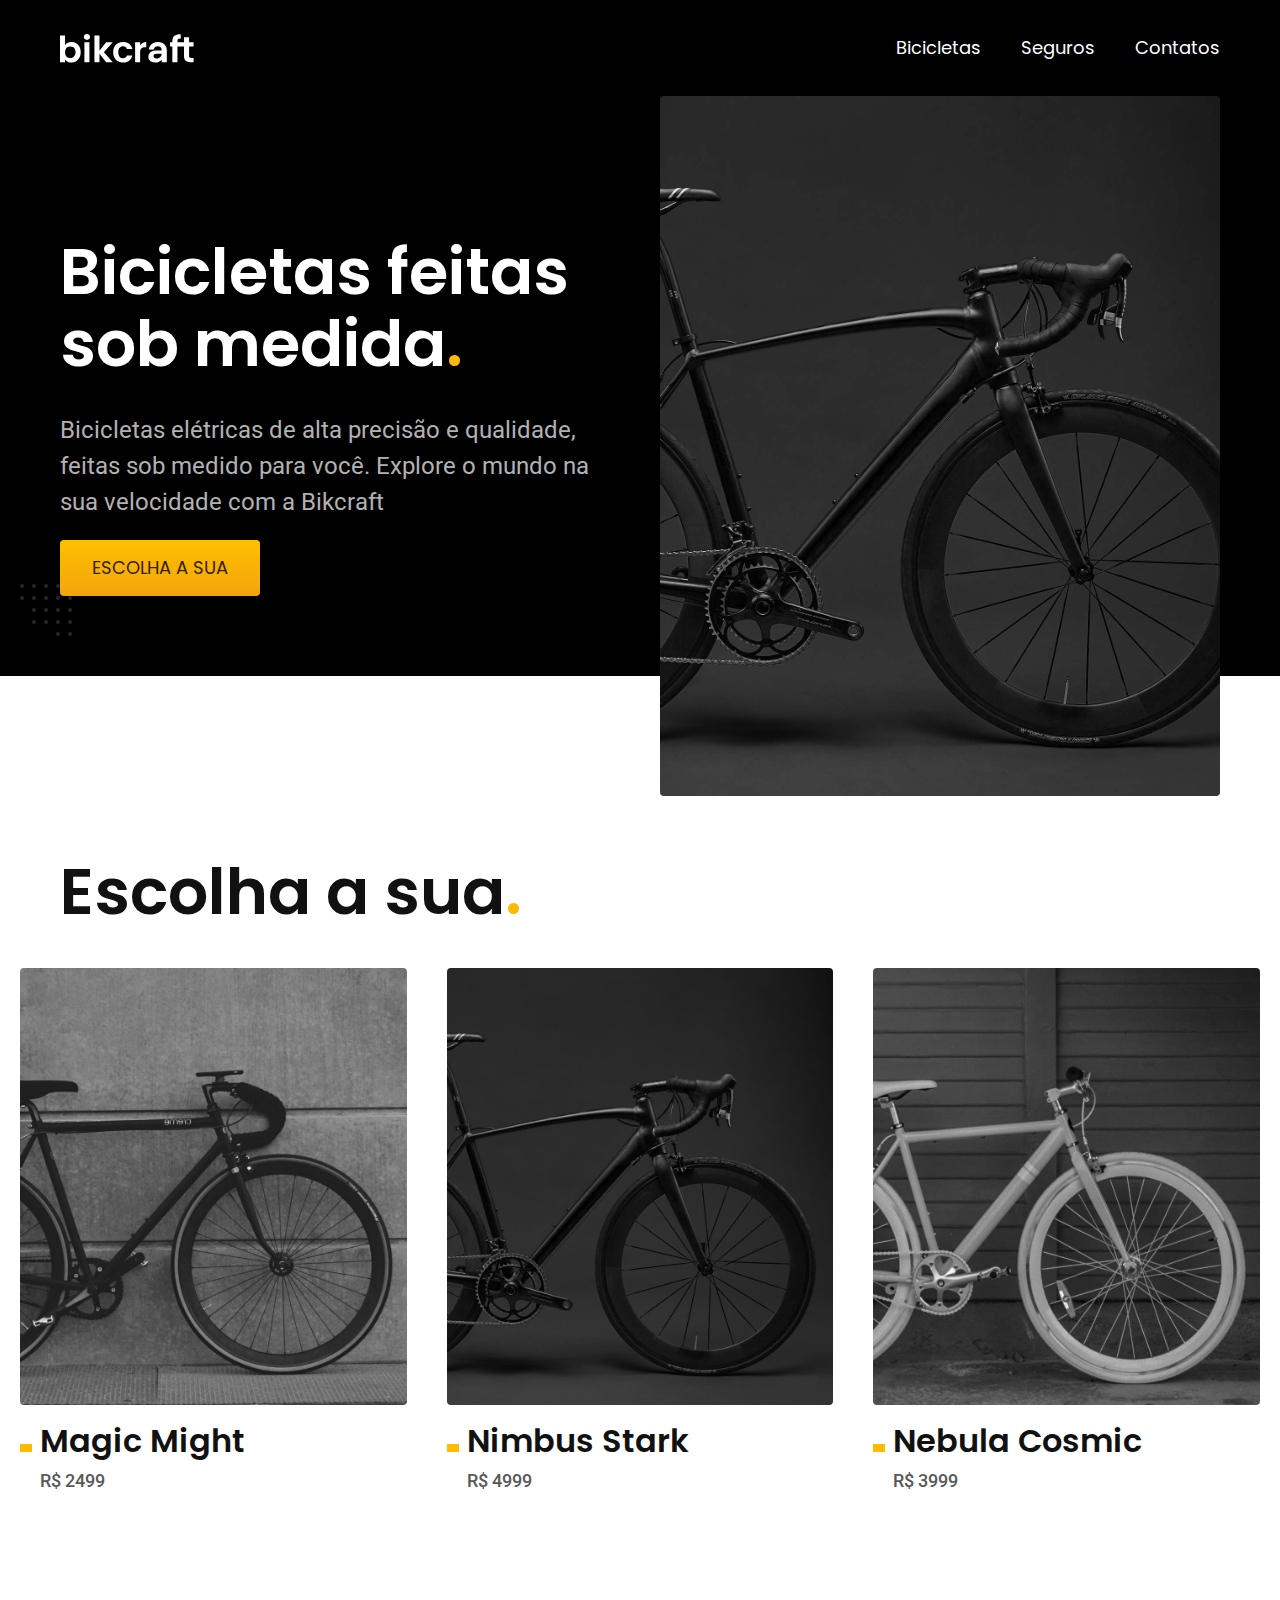
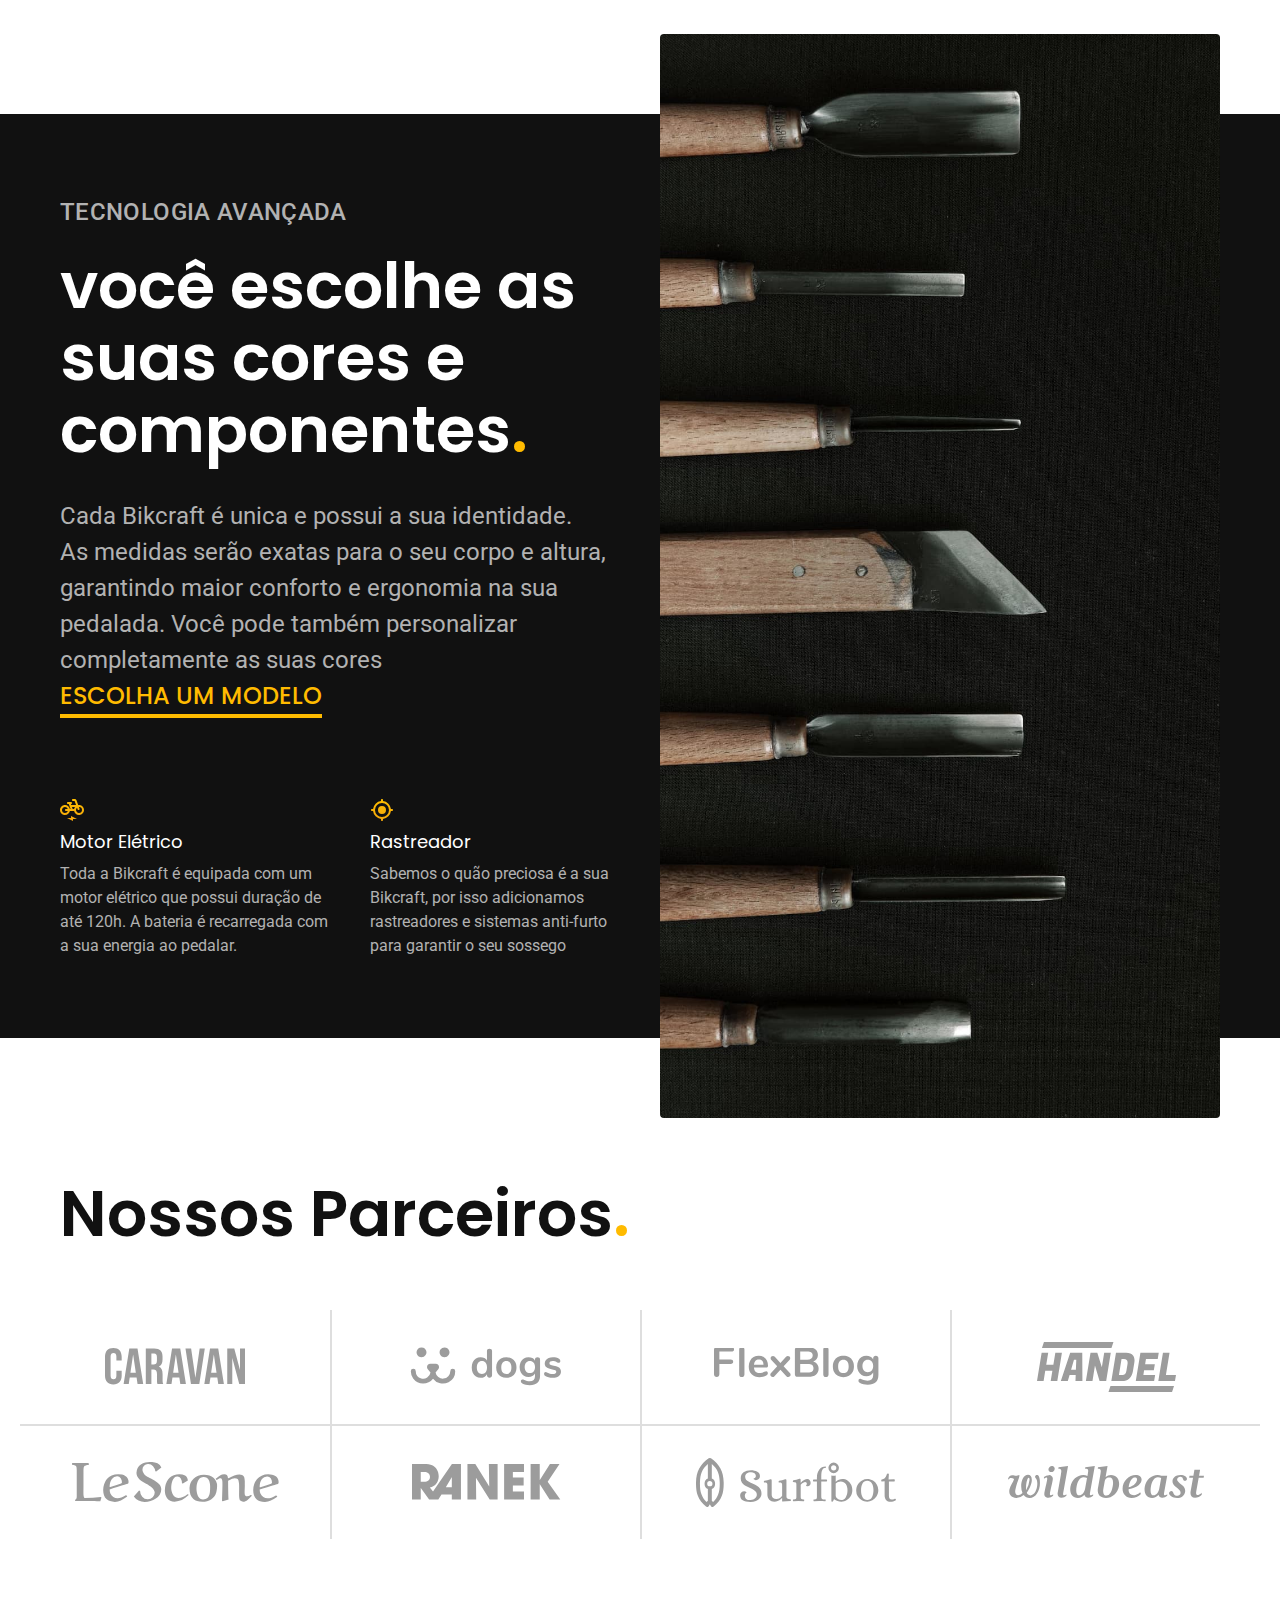
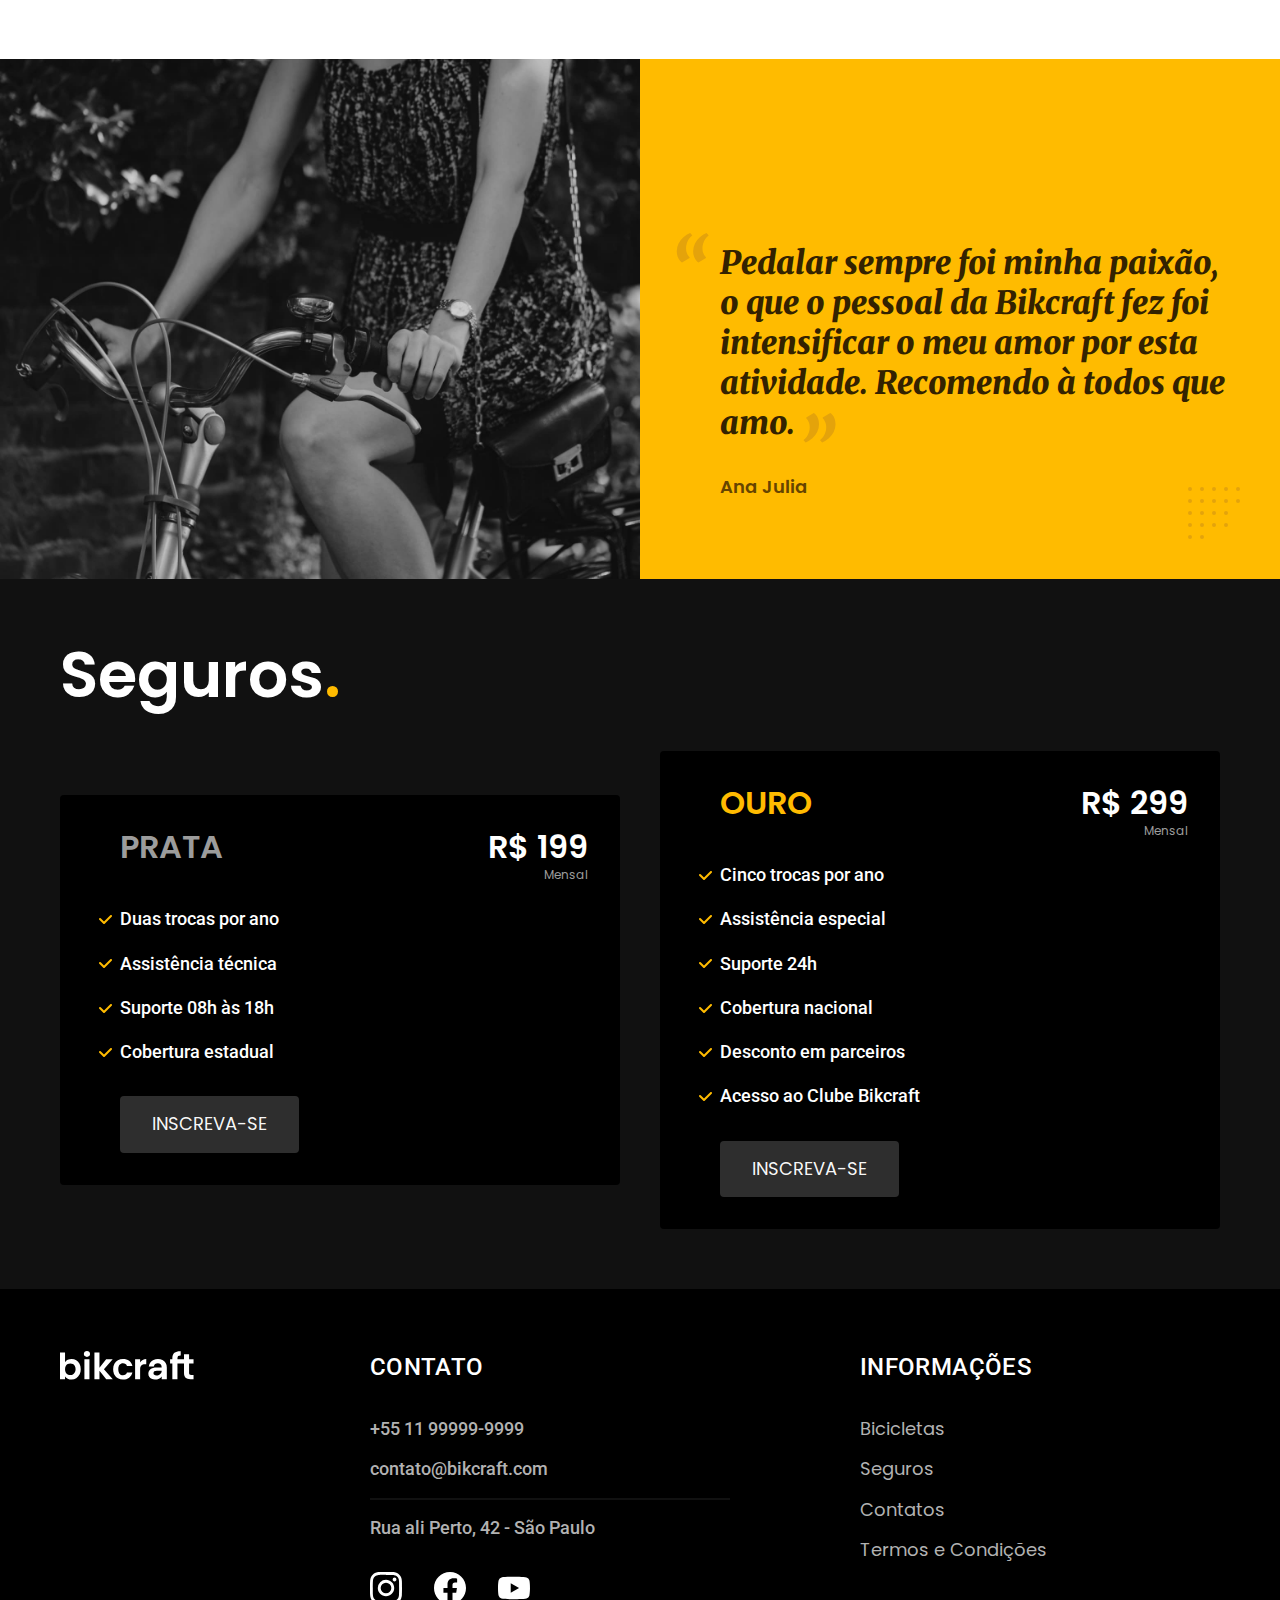
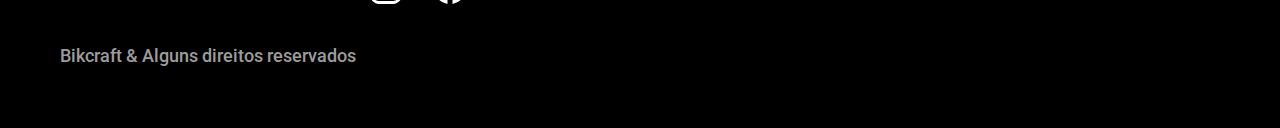
<file: index.html>
<!DOCTYPE html>
<html lang="pt-BR">

<head>
    <meta charset="UTF-8">
    <meta http-equiv="X-UA-Compatible" content="IE=edge">
    <meta name="viewport" content="width=device-width, initial-scale=1.0">

    <title>Bikcraft - Bicicletas Elétricas</title>
    <meta name="description"
        content="Bicicletas elétricas de alta precisão e qualidade, feitas sob medida para o cliente. Explore o mundo na sua velocidade com Bikcraft.">

    <link rel="icon" href="/favicon.svg" type="image-svg+xml">           
    <link rel="preload" href="/Css/estilo.min.css" as="style">       
    <link rel="stylesheet" href="Css/estilo.css">

    <link rel="preconnect" href="https://fonts.googleapis.com">
    <link rel="preconnect" href="https://fonts.gstatic.com" crossorigin>
    <link href="https://fonts.googleapis.com/css2?family=Merriweather:ital,wght@1,900&family=Poppins:wght@400;600&family=Roboto:wght@400;500&display=swap" rel="stylesheet">


    <script>document.documentElement.classList.add('JS')</script>

</head>

<body>
    <header class="header-bg">
        <div class="header container">
            <a href="./">
                <img src="img/bikcraft.svg" width="136" height="32" alt="Bikcraft">
            </a>

            <nav aria-label="primaria">
                <ul class="header-menu font-1-m cor-0">
                    <li><a href="bicicletas.html">Bicicletas</a></li>
                    <li><a href="seguros.html">Seguros</a></li>
                    <li><a href="contatos.html">Contatos</a></li>
                </ul>
            </nav>
        </div>
    </header>

    <main class="introducao-bg">
        <div class="introducao container">
            <div class="introducao-conteudo">
                <h1 class="font-1-xxl cor-0 fadeInDown"  data-anime="200">Bicicletas feitas sob medida<span class="cor-p1">.</span></h1>
                <p class="font-2-l cor-5" data-anime="400">Bicicletas elétricas de alta precisão e qualidade, feitas sob medido para
                    você. Explore o mundo na sua velocidade com a Bikcraft</p>
                <a class="botao fadeInUp" href="/bicicletas.html" data-anime="600">Escolha a sua</a>

            </div>
            <picture data-anime="800" class="fadeInRight">
                <source media="(max-width: 800px)"srcset="img/bicicletas/nimbus.jpg">
                <img src="img/fotos/introducao.jpg" width="1280" height="1600" alt="Bicileta elétrica preta">
            </picture>
            
        </div>
    </main>

    <article class="bicicletas-lista">
        <h2 class="font-1-xxl container">Escolha a sua<span class="cor-p1">.</span></h2>

        <ul>
            <li>
                <a href="./bicicletas/magic.html">
                    <img src="/img/bicicletas/magic-home.jpg" width="920" height="1040" alt="Bicicleta preta">
                    <h3 class="font-1-xl">Magic Might</h3>
                    <span class="font-2-m cor-8">R$ 2499</span>
                </a>
            </li>
            <li>
                <a href="./bicicletas/nimbus.html">
                    <img src="/img/bicicletas/nimbus-home.jpg" width="920" height="1040" alt="Bicicleta nimbus">
                    <h3 class="font-1-xl">Nimbus Stark</h3>
                    <span class="font-2-m cor-8">R$ 4999</span>
                </a>
            </li>
            <li>
                <a href="./bicicletas/nebula.html">
                    <img src="/img/bicicletas/nebula-home.jpg" width="920" height="1040" alt="Bicicleta branca">
                    <h3 class="font-1-xl">Nebula Cosmic</h3>
                    <span class="font-2-m cor-8">R$ 3999</span>
                </a>
            </li>
        </ul>
    </article>

    <article class="tecnologia-bg">
        <div class="tecnologia container">
            <div class="tecnologia-conteudo">
                <span class="font-2-l-b cor-5">tecnologia avançada</span>
                <h2 class="font-1-xxl cor-0">você escolhe as suas cores e componentes<span class="cor-p1">.</span></h2>
                <p class="font-2-l cor-5">Cada Bikcraft é unica e possui a sua identidade.<br> As medidas serão exatas
                    para o seu corpo e altura, garantindo maior conforto e ergonomia na sua pedalada. Você pode também
                    personalizar completamente as suas cores</p>
                <a class="link" href="./">Escolha um modelo</a>
                <div class="tecnologia-vantagens">
                    <div>
                        <img src="/img/icones/eletrica.svg" width="24" height="24" alt="">
                        <h3 class="font-1-m cor-0">Motor Elétrico</h3>
                        <p class="font-2-s cor-5">Toda a Bikcraft é equipada com um motor elétrico que possui duração de
                            até 120h. A bateria é recarregada com a sua energia ao pedalar.</p>
                    </div>

                    <div>
                        <img src="/img/icones/rastreador.svg" width="24" height="24" alt="">
                        <h3 class="font-1-m cor-0">Rastreador</h3>
                        <p class="font-2-s cor-5">Sabemos o quão preciosa é a sua Bikcraft, por isso adicionamos
                            rastreadores e sistemas anti-furto para garantir o seu sossego</p>
                    </div>
                </div>
            </div>

            <div class="tecnoligia-imagem">
                <img class="img" src="/img/fotos/tecnologia.jpg" width="1200" height="1920" alt="">
            </div>

        </div>

    </article>

    <section class="parceiros" aria-label="nossos parceiros">
        <h2 class="font-1-xxl container">Nossos Parceiros<span class="cor-p1">.</span></h2>
        
        <ul>
            <li><img src="/img/parceiros/caravan.svg" width="140" height="38" alt="caravan"></li>
            <li><img src="/img/parceiros/dogs.svg" width="152" height="39" alt="dogs"></li>
            <li><img src="/img/parceiros/flexblog.svg" width="165" height="38" alt="flexblog"></li>
            <li><img src="/img/parceiros/handel.svg" width="139" height="50" alt="handel"></li>
            <li><img src="/img/parceiros/lescone.svg" width="208" height="41" alt="lescone"></li>
            <li><img src="/img/parceiros/ranek.svg" width="149" height="36" alt="ranek"></li>
            <li><img src="/img/parceiros/surfbot.svg" width="200" height="49" alt="surfbot"></li>
            <li><img src="/img/parceiros/wildbeast.svg" width="196" height="34" alt="wildbeast"></li>
        </ul>
    </section>

    <section class="depoimento" aria-label="depoimento">
        <div>
            <img src="/img/fotos/depoimento.jpg" width="1560" height="1360" alt="pessoa pedalando">
        </div>

        <div class="depoimento-conteudo">
            <blockquote class="font-1-xl cor-p5">
                <p>Pedalar sempre foi minha paixão, o que o pessoal da Bikcraft fez foi intensificar o meu amor por esta atividade.
                Recomendo à todos que amo.
                </p>
            </blockquote>
            <span class="font-1-m-b cor-p4">Ana Julia</span>
        </div>

    </section>

    <article class="seguros-bg">
        <div class="seguros container">
            <h2 class="font-1-xxl cor-0">Seguros<span class="cor-p1">.</span></h2>
        

        <div class="seguros-item">
            <h3 class="font-1-xl cor-6">PRATA</h3>
            <span class="font-1-xl cor-0">R$ 199 <span class="font-1-xs cor-6">Mensal</span></span>
            <ul class="font-2-m cor-0">
                <li>Duas trocas por ano</li>
                <li>Assistência técnica</li>
                <li>Suporte 08h às 18h</li>
                <li>Cobertura estadual</li>
            </ul>
            <a href="/orcamento.html" class="botao secundario">Inscreva-se</a>
        </div>

        <div class="seguros-item">
            <h3 class="font-1-xl cor-p1">OURO</h3>
            <span class="font-1-xl cor-0">R$ 299 <span class="font-1-xs cor-6">Mensal</span></span>
            <ul class="font-2-m cor-0">
                <li>Cinco trocas por ano</li>
                <li>Assistência especial</li>
                <li>Suporte 24h</li>
                <li>Cobertura nacional</li>
                <li>Desconto em parceiros</li>
                <li>Acesso ao Clube Bikcraft</li>
            </ul>
            <a href="/orcamento.html" class="botao secundario">Inscreva-se</a>
        </div>
    </div>
    </article>

    <footer class="footer-bg">
        <div class="footer container">
            <img src="/img/bikcraft.svg" width="136" height="32" alt="Bikcraft">
        
        
        <div class="footer-contato">
            <h3 class="font-2-l-b cor-0">Contato</h3>
            <ul class="font-2-m cor-5 ">
                <li><a href="tel:+5511999999999">+55 11 99999-9999</a></li>
                <li><a href="mailto:contato@bikcraft.com">contato@bikcraft.com</a></li>
                <li>Rua ali Perto, 42 - São Paulo</li>
            </ul>
                <div class="footer-redes">
                    <a href="./">
                        <img src="/img/redes/instagram.svg" width="32" height="32" alt="instagram">
                    </a>

                    <a href="./">
                        <img src="/img/redes/facebook.svg" width="32" height="32" alt="facebook">
                    </a>

                    <a href="/">
                        <img src="/img/redes/youtube.svg" width="32" height="32" alt="youtube">
                    </a>
                 </div>
            </div>
            <div class="footer-informacoes">
                <h3 class="font-2-l-b cor-0">Informações</h3>
                <nav>
                    <ul class="font-1-m cor-5">
                        <li><a href="biciletas.html">Bicicletas</a></li>
                        <li><a href="seguros.html">Seguros</a></li>
                        <li><a href="contatos.html">Contatos</a></li>
                        <li><a href="termos.html">Termos e Condições</a></li>
                    </ul>
                </nav>
            </div>
            <p class="footer-copy font-2-m cor-6">Bikcraft & Alguns direitos reservados</p>
        </div>

    </footer>

    <script src="/JS/plugins/simple-anime.js"></script>
    <script src="./JS/script.js"></script>
</body>

</html>
</file>
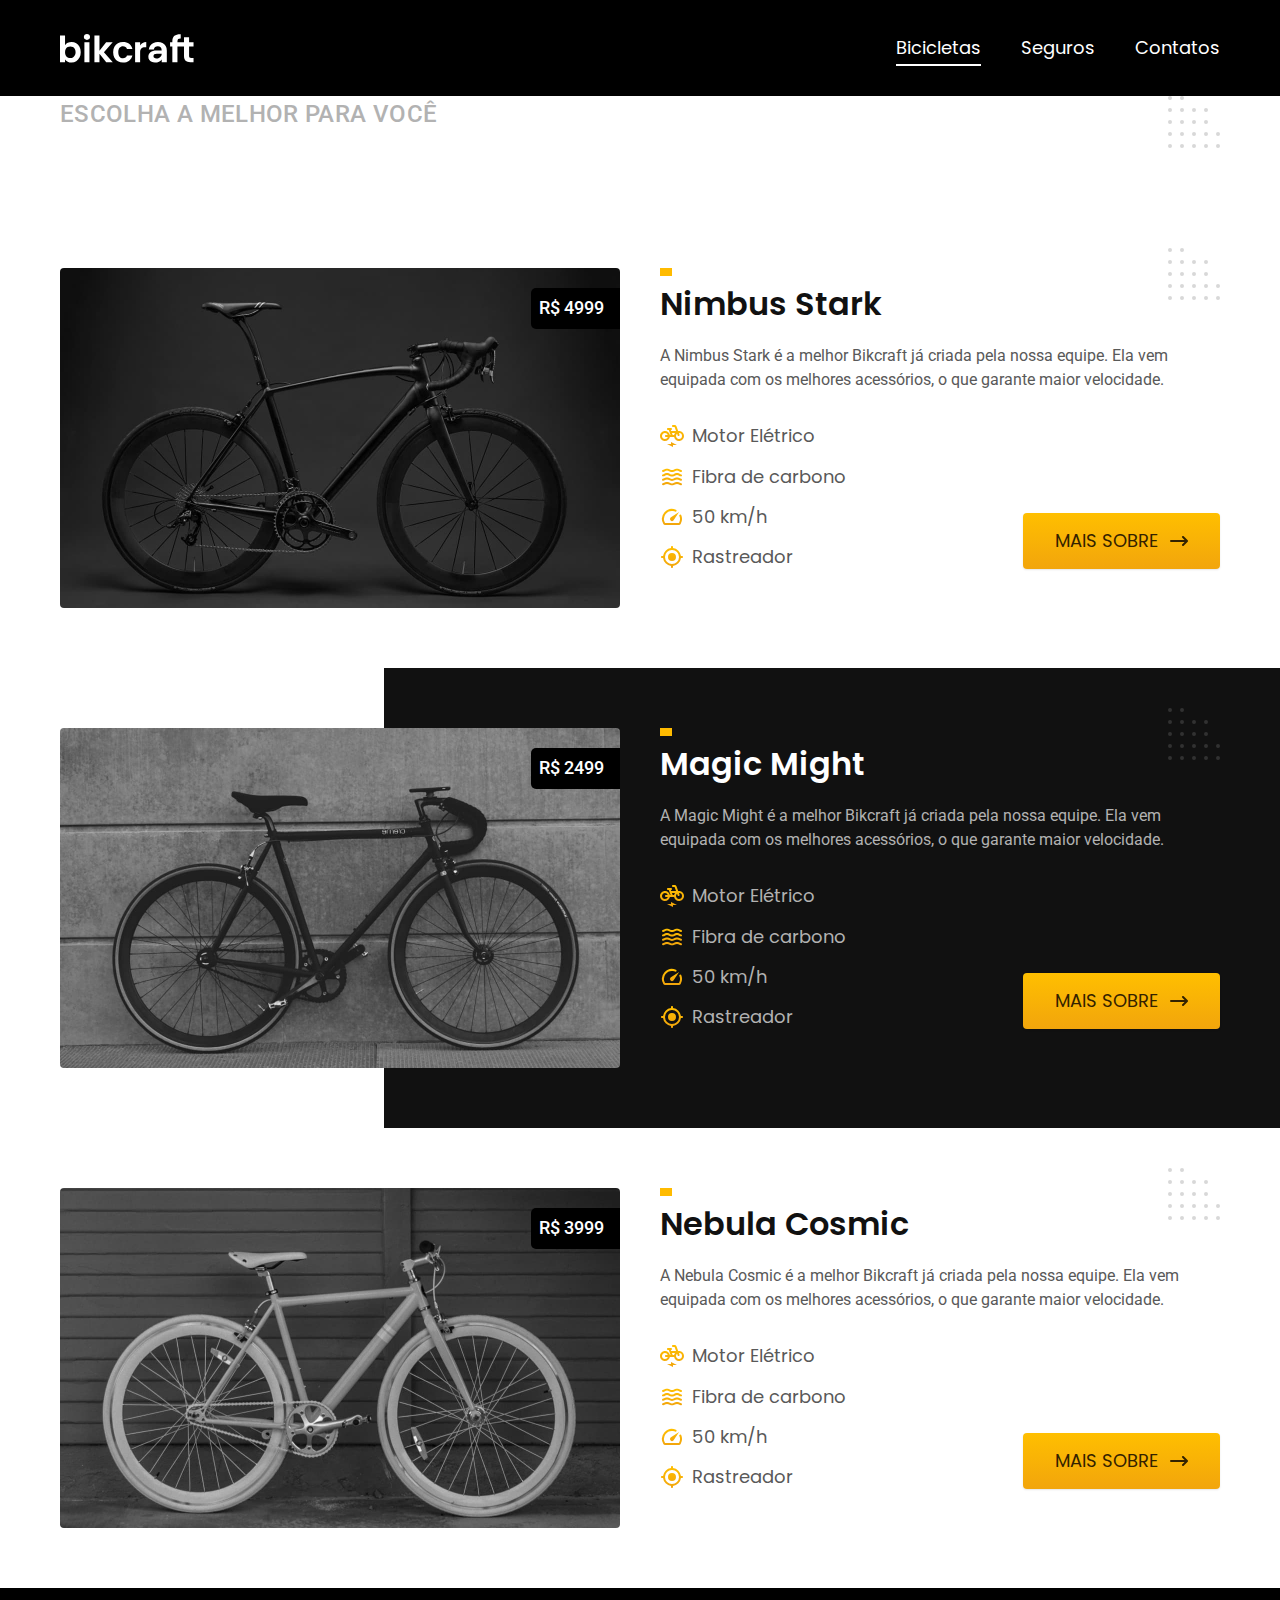
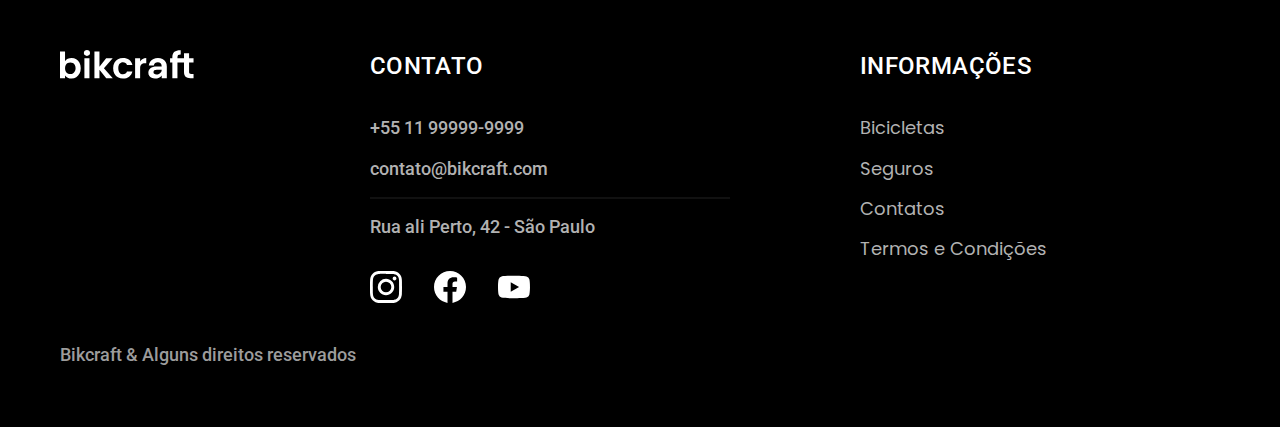
<file: bicicletas.html>
<!DOCTYPE html>
<html lang="pt-BR">

<head>
    <meta charset="UTF-8">
    <meta http-equiv="X-UA-Compatible" content="IE=edge">
    <meta name="viewport" content="width=device-width, initial-scale=1.0">

    <title>Bicicletas | Bikcraft</title>
    <meta name="description"
        content="Bicicletas">
    <link rel="icon" href="/favicon.svg" type="image-svg+xml">
    <link rel="preload" href="/Css/estilo.min.css" as="style">       
    <link rel="stylesheet" href="Css/estilo.min.css">

    <link rel="preconnect" href="https://fonts.googleapis.com">
    <link rel="preconnect" href="https://fonts.gstatic.com" crossorigin>
    <link href="https://fonts.googleapis.com/css2?family=Merriweather:ital,wght@1,900&family=Poppins:wght@400;600&family=Roboto:wght@400;500&display=swap" rel="stylesheet">

    <script>document.documentElement.classList.add('JS')</script>

</head>

<body id="biciletas">
    <header class="header-bg">
        <div class="header container">
            <a href="./">
                <img src="img/bikcraft.svg" width="136" height="32" alt="Bikcraft">
            </a>

            <nav aria-label="primaria">
                <ul class="header-menu font-1-m cor-0">
                    <li><a href="bicicletas.html">Bicicletas</a></li>
                    <li><a href="seguros.html">Seguros</a></li>
                    <li><a href="contatos.html">Contatos</a></li>
                </ul>
            </nav>
        </div>
    </header>
    
    <main>
        <div class="titulo container">
            <p class="font-2-l-b cor-5">Escolha a melhor para você</p>
            <h1 class="font-1-xxl cor-0">Nossas Bicicletas</h1>
        </div>

        
            <div class="bicicletas container">
                <div class="bicicletas-img">
                    <img src="/img/bicicletas/nimbus.jpg" width="1120" height="680" alt="nimbus">
                    <span class="font-2-m cor-0">R$ 4999</span>
                </div>
                <div class="bicicletas-conteudo">
                    <h2 class="font-1-xl">Nimbus Stark</h2>
                    <p class="font-2-s cor-8">A Nimbus Stark é a melhor Bikcraft já criada pela nossa equipe. Ela vem equipada com os melhores acessórios, o que garante maior velocidade.</p>
                    <ul class="font-1-m cor-8">
                        <li>
                            <img src="/img/icones/eletrica.svg" width="24" height="24" alt="">
                            Motor Elétrico
                        </li>
                        <li>
                            <img src="/img/icones/carbono.svg" width="24" height="24" alt="">
                            Fibra de carbono
                        </li>
                        <li>
                            <img src="/img/icones/velocidade.svg" width="24" height="24" alt="">
                            50 km/h
                        </li>
                        <li>
                            <img src="/img/icones/rastreador.svg" width="24" height="24" alt="">
                            Rastreador
                        </li>
                    </ul>
                    <a class="botao seta"  href="/bicicletas/nimbus.html">Mais sobre</a>
                </div>
            </div>
        

        <div class="bicicletas-bg">
            <div class="bicicletas container">
                <div class="bicicletas-img">
                    <img src="/img/bicicletas/magic.jpg" width="1120" height="680" alt="magic">
                    <span class="font-2-m cor-0">R$ 2499</span>
                </div>
                <div class="bicicletas-conteudo">
                    <h2 class="font-1-xl cor-0">Magic Might</h2>
                    <p class="font-2-s cor-5">A Magic Might é a melhor Bikcraft já criada pela nossa equipe. Ela vem equipada com os melhores acessórios, o que garante maior velocidade.</p>
                    <ul class="font-1-m cor-5">
                        <li>
                            <img src="/img/icones/eletrica.svg" width="24" height="24" alt="">
                            Motor Elétrico
                        </li>
                        <li>
                            <img src="/img/icones/carbono.svg" width="24" height="24" alt="">
                            Fibra de carbono
                        </li>
                        <li>
                            <img src="/img/icones/velocidade.svg" width="24" height="24" alt="">
                            50 km/h
                        </li>
                        <li>
                            <img src="/img/icones/rastreador.svg" width="24" height="24" alt="">
                            Rastreador
                        </li>
                    </ul>
                    <a class="botao seta"  href="/bicicletas/magic.html">Mais sobre</a>
                </div>
            </div>
        </div>

        
            <div class="bicicletas container">
                <div class="bicicletas-img">
                    <img src="/img/bicicletas/nebula.jpg" width="1120" height="680" alt="nebula">
                    <span class="font-2-m cor-0">R$ 3999</span>
                </div>
                <div class="bicicletas-conteudo">
                    <h2 class="font-1-xl">Nebula Cosmic</h2>
                    <p class="font-2-s cor-8">A Nebula Cosmic é a melhor Bikcraft já criada pela nossa equipe. Ela vem equipada com os melhores acessórios, o que garante maior velocidade.</p>
                    <ul class="font-1-m cor-8">
                        <li>
                            <img src="/img/icones/eletrica.svg" width="24" height="24" alt="">
                            Motor Elétrico
                        </li>
                        <li>
                            <img src="/img/icones/carbono.svg" width="24" height="24" alt="">
                            Fibra de carbono
                        </li>
                        <li>
                            <img src="/img/icones/velocidade.svg" width="24" height="24" alt="">
                            50 km/h
                        </li>
                        <li>
                            <img src="/img/icones/rastreador.svg" width="24" height="24" alt="">
                            Rastreador
                        </li>
                    </ul>
                    <a class="botao seta"  href="/bicicletas/nebula.html">Mais sobre</a>
                </div>
            </div>
        
    </main>
    
    
    
    
    
    <footer class="footer-bg">
        <div class="footer container">
            <img src="/img/bikcraft.svg" width="136" height="32" alt="Bikcraft">
        
        
        <div class="footer-contato">
            <h3 class="font-2-l-b cor-0">Contato</h3>
            <ul class="font-2-m cor-5 ">
                <li><a href="tel:+5511999999999">+55 11 99999-9999</a></li>
                <li><a href="mailto:contato@bikcraft.com">contato@bikcraft.com</a></li>
                <li>Rua ali Perto, 42 - São Paulo</li>
            </ul>
                <div class="footer-redes">
                    <a href="./">
                        <img src="/img/redes/instagram.svg" width="32" height="32" alt="instagram">
                    </a>

                    <a href="./">
                        <img src="/img/redes/facebook.svg" width="32" height="32" alt="facebook">
                    </a>

                    <a href="/">
                        <img src="/img/redes/youtube.svg" width="32" height="32" alt="youtube">
                    </a>
                 </div>
            </div>
            <div class="footer-informacoes">
                <h3 class="font-2-l-b cor-0">Informações</h3>
                <nav>
                    <ul class="font-1-m cor-5">
                        <li><a href="bicicletas.html">Bicicletas</a></li>
                        <li><a href="seguros.html">Seguros</a></li>
                        <li><a href="contatos.html">Contatos</a></li>
                        <li><a href="termos.html">Termos e Condições</a></li>
                    </ul>
                </nav>
            </div>
            <p class="footer-copy font-2-m cor-6">Bikcraft & Alguns direitos reservados</p>
        </div>

    </footer>

    <script src="./JS/script.js"></script>
</body>

</html>
</file>
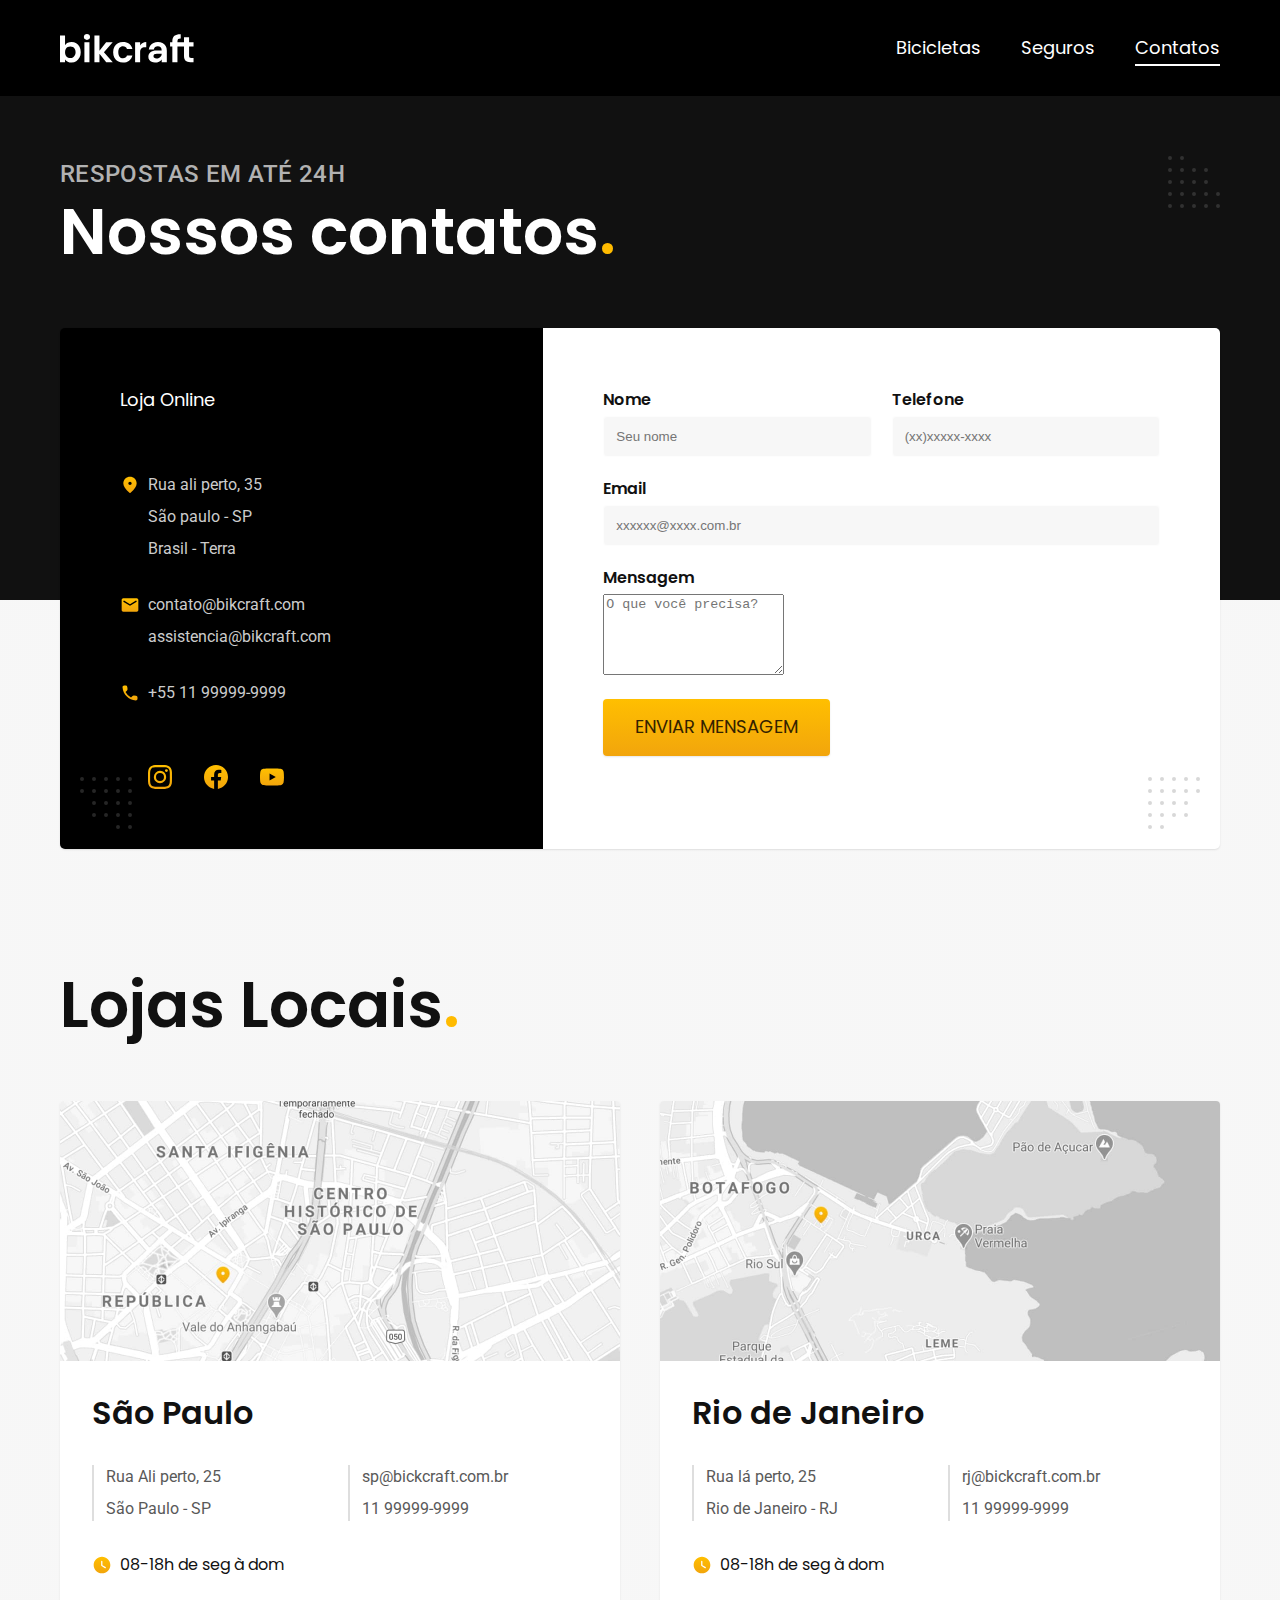
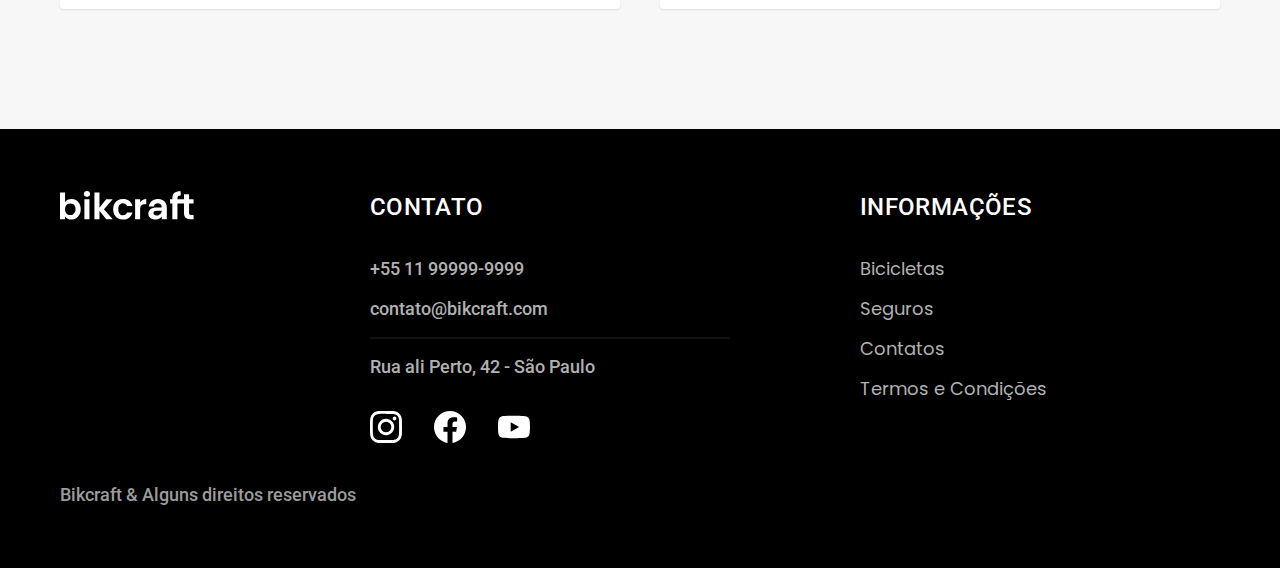
<file: contatos.html>
<!DOCTYPE html>
<html lang="pt-BR">

<head>
    <meta charset="UTF-8">
    <meta http-equiv="X-UA-Compatible" content="IE=edge">
    <meta name="viewport" content="width=device-width, initial-scale=1.0">

    <title>Contatos | Bikcraft - Bicicletas Elétricas</title>
    <meta name="description"
        content="Contatos">
    <link rel="icon" href="/favicon.svg" type="image-svg+xml">
    <link rel="preload" href="/Css/estilo.min.css" as="style">       
    <link rel="stylesheet" href="Css/estilo.min.css">

    <link rel="preconnect" href="https://fonts.googleapis.com">
    <link rel="preconnect" href="https://fonts.gstatic.com" crossorigin>
    <link href="https://fonts.googleapis.com/css2?family=Merriweather:ital,wght@1,900&family=Poppins:wght@400;600&family=Roboto:wght@400;500&display=swap" rel="stylesheet">

    <script>document.documentElement.classList.add('JS')</script>

</head>

<body id="contato">
    <header class="header-bg">
        <div class="header container">
            <a href="./">
                <img src="img/bikcraft.svg" width="136" height="32" alt="Bikcraft">
            </a>

            <nav aria-label="primaria">
                <ul class="header-menu font-1-m cor-0">
                    <li><a href="bicicletas.html">Bicicletas</a></li>
                    <li><a href="seguros.html">Seguros</a></li>
                    <li><a href="contatos.html">Contatos</a></li>
                </ul>
            </nav>
        </div>
    </header>
    <main>
        <div class="titulo-bg">
            <div class="titulo container">
                <p class="font-2-l-b cor-5">Respostas em até 24h</p>
                <h1 class="font-1-xxl cor-0">Nossos contatos<span class="cor-p1">.</span></h1>
            </div>
        </div>

        <div class="contato container">
            <section aria-label="endereço" class="contato-dados">
                <h2 class="font-1-m cor-0">Loja Online</h2>
                <div class="contato-endereco font-2-s cor-4">
                    <p>Rua ali perto, 35</p>
                    <p>São paulo - SP</p>
                    <p>Brasil - Terra </p>
                </div>
                <address class="contato-meios font-2-s cor-4">
                    <a href="mailto:contato@bikcraft.com">contato@bikcraft.com</a>
                    <a href="mailto:assistencia@bikcraft.com">assistencia@bikcraft.com</a>
                    <a href="tel:+5521999-9999">+55 11 99999-9999</a>
                </address>
                <div class="contato-redes">
                    <a href="./">
                        <img src="/img/redes/instagram-p.svg" width="24" height="24" alt="instagram">
                    </a>

                    <a href="./">
                        <img src="/img/redes/facebook-p.svg" width="24" height="24" alt="facebook">
                    </a>

                    <a href="/">
                        <img src="/img/redes/youtube-p.svg" width="24" height="24" alt="youtube">
                    </a>
                </div>
            </section>
            <section aria-label="formulario" class="contato-formulario">
                <form class="form" action="./contatos.html">
                    <div>
                        <label for="nome">Nome</label>
                        <input type="text" id="nome" name="nome" placeholder="Seu nome">
                    </div>
                    <div>
                        <label for="telefone">Telefone</label>
                        <input type="text" id="telefone" name="telefone" placeholder="(xx)xxxxx-xxxx">
                    </div>
                    <div class="col-2">
                        <label for="email">Email</label>
                        <input type="text" id="email" name="email" placeholder="xxxxxx@xxxx.com.br">
                    </div>
                    <div class="col-2">
                        <label for="mensagem">Mensagem</label>
                        <textarea rows="5" id="mensagem" name="mensagem" placeholder="O que você precisa?"></textarea>
                    </div>
                    <button class="botao col-2">Enviar Mensagem</button>
                </form>
            </section>
        </div>
    </main>
    
    <article class=" lojas container">
        <h2 class="font-1-xxl">Lojas Locais<span class="cor-p1">.</span></h2>
        <div class="lojas-item">
            <img src="./img/lojas/sp.jpg" width="1120" height="520" alt="marcação do endereço de são paulo, Rua ali perto">
                
                <div class="loja-conteudo">
                    <h3 class="font-1-xl">São Paulo</h3>
                        <div class="lojas-dados font-2-s cor-8">
                            <p>Rua Ali perto, 25</p>
                            <p>São Paulo - SP</p>
                        </div>
                        <div class="lojas-dados font-2-s cor-8">
                            <a href="mailto:sp@bickcraft.com.br">sp@bickcraft.com.br</a>
                            <a href="tel:11999999999">11 99999-9999</a>
                        </div>
                    <p class="lojas-tempo font-1-s"><img src="./img/icones/horario.svg" width="20" height="20" alt=""> 08-18h de seg à dom</p>
                </div>
        </div>

        <div class="lojas-item">
            <img src="./img/lojas/rj.jpg" width="1120" height="520" alt="marcação do endereço de são paulo, Rua ali perto">
            <div class="loja-conteudo">
                <h3 class="font-1-xl">Rio de Janeiro</h3>
                <div class="lojas-dados font-2-s cor-8">
                    <p>Rua lá perto, 25</p>
                    <p>Rio de Janeiro - RJ</p>
                </div>
                <div class="lojas-dados font-2-s cor-8">
                    <a href="mailto:rj@bickcraft.com.br">rj@bickcraft.com.br</a>
                    <a href="tel:11999999999">11 99999-9999</a>
                </div>
                <p class="lojas-tempo font-1-s"><img src="./img/icones/horario.svg" width="20" height="20" alt=""> 08-18h de seg à dom</p>
            </div>
        </div>
    </article>
    
    
    
    
    
    
    <footer class="footer-bg">
        <div class="footer container">
            <img src="/img/bikcraft.svg" width="136" height="32" alt="Bikcraft">
        
        
        <div class="footer-contato">
            <h3 class="font-2-l-b cor-0">Contato</h3>
            <ul class="font-2-m cor-5 ">
                <li><a href="tel:+5511999999999">+55 11 99999-9999</a></li>
                <li><a href="mailto:contato@bikcraft.com">contato@bikcraft.com</a></li>
                <li>Rua ali Perto, 42 - São Paulo</li>
            </ul>
                <div class="footer-redes">
                    <a href="./">
                        <img src="/img/redes/instagram.svg" width="32" height="32" alt="instagram">
                    </a>

                    <a href="./">
                        <img src="/img/redes/facebook.svg" width="32" height="32" alt="facebook">
                    </a>

                    <a href="/">
                        <img src="/img/redes/youtube.svg" width="32" height="32" alt="youtube">
                    </a>
                 </div>
            </div>
            <div class="footer-informacoes">
                <h3 class="font-2-l-b cor-0">Informações</h3>
                <nav>
                    <ul class="font-1-m cor-5">
                        <li><a href="biciletas.html">Bicicletas</a></li>
                        <li><a href="seguros.html">Seguros</a></li>
                        <li><a href="contatos.html">Contatos</a></li>
                        <li><a href="termos.html">Termos e Condições</a></li>
                    </ul>
                </nav>
            </div>
            <p class="footer-copy font-2-m cor-6">Bikcraft & Alguns direitos reservados</p>
        </div>

    </footer>

    <script src="./JS/script.js"></script>
</body>

</html>
</file>
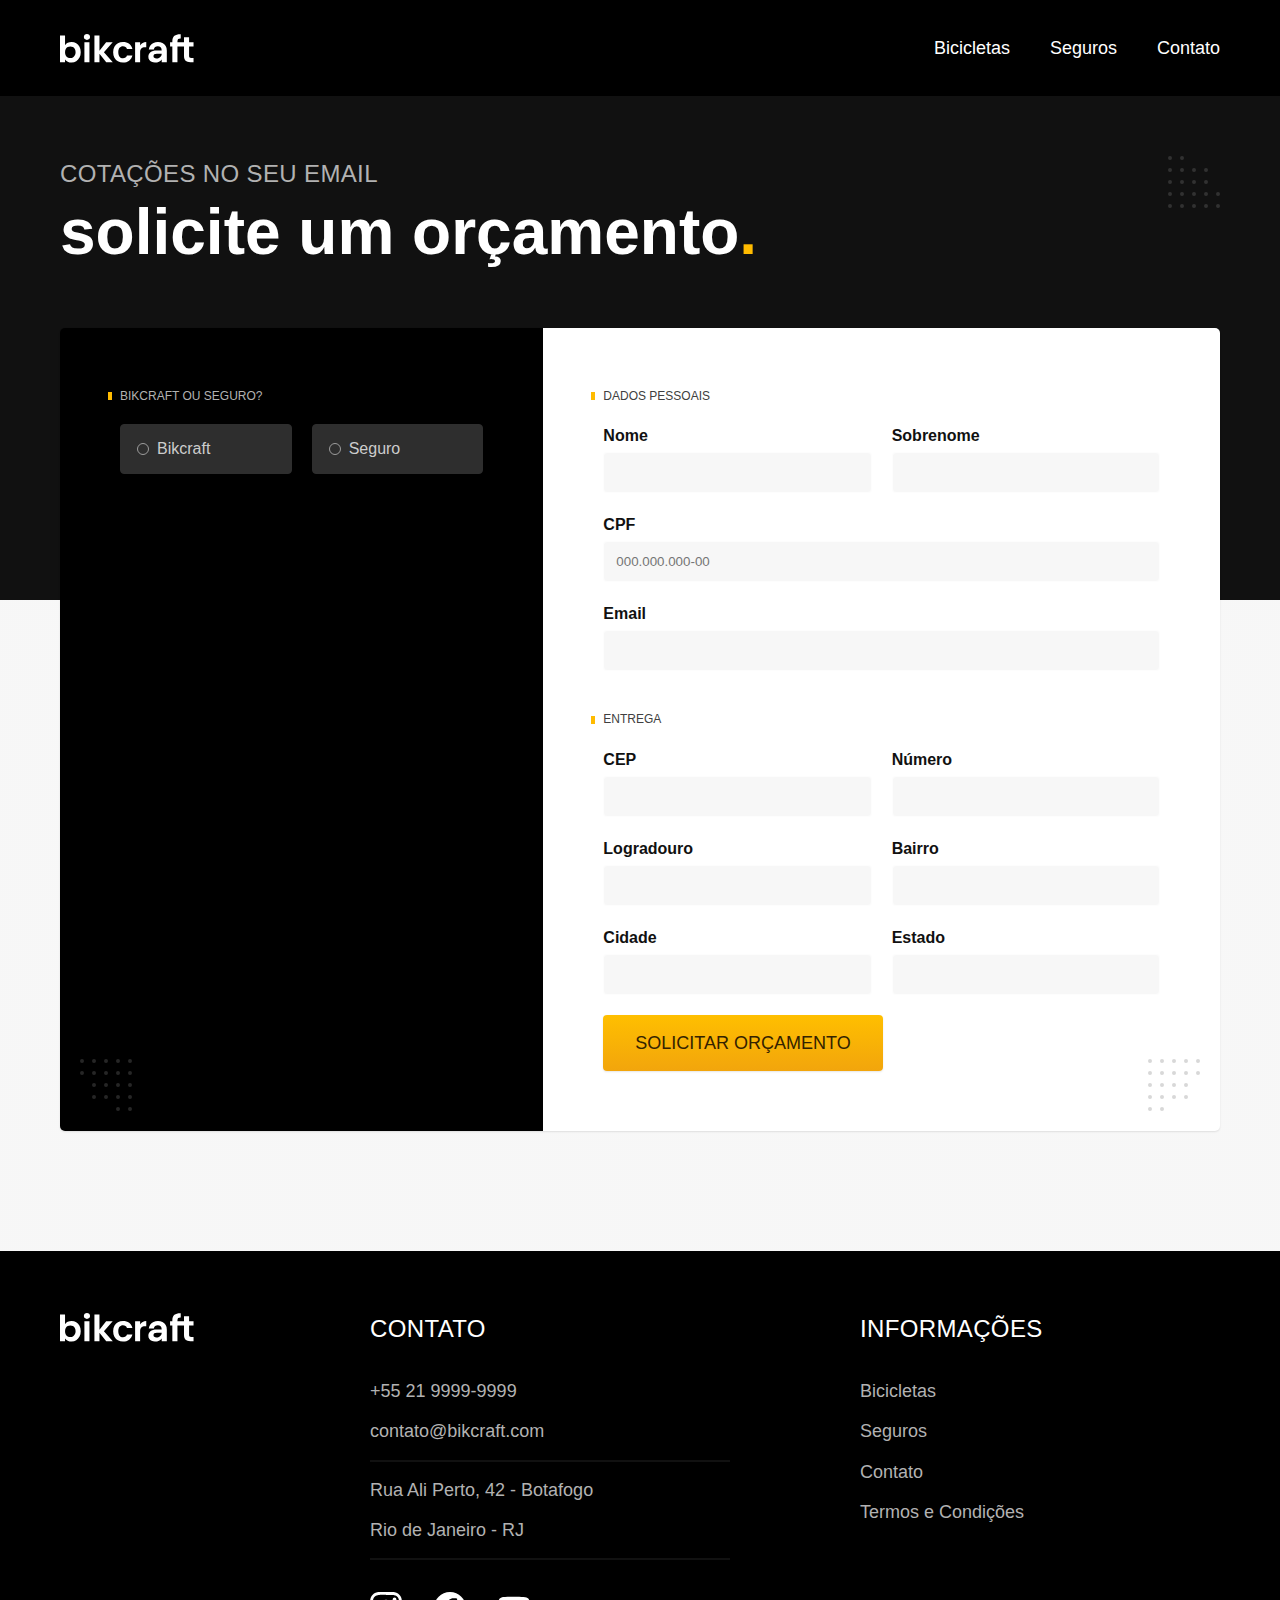
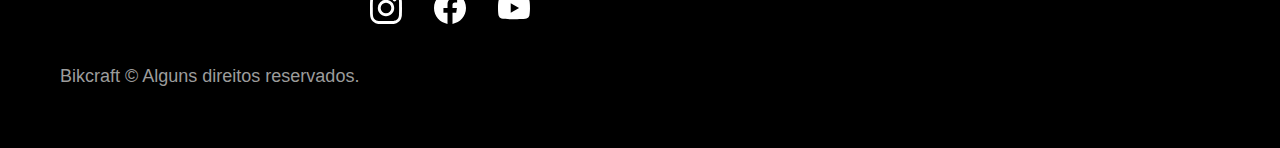
<file: orcamento.html>
<!DOCTYPE html>
<html lang="pt-br">

<head>
  <meta charset="UTF-8">
  <meta name="viewport" content="width=device-width, initial-scale=1.0">

  <title>Orçamento | Bikcraft</title>
  <meta name="description" content="Orçamento.">
  
  <link rel="icon" href="/favicon.svg" type="image-svg+xml">
  <link rel="stylesheet" href="./Css/estilo.min.css">
  
  <script>document.documentElement.classList.add('JS')</script>

</head>

<body id="orcamento">
  <header class="header-bg">
    <div class="header container">
      <a href="./">
        <img src="./img/bikcraft.svg" width="136" height="32" alt="Bikcraft">
      </a>

      <nav aria-label="primaria">
        <ul class="header-menu font-1-m cor-0">
          <li><a href="./bicicletas.html">Bicicletas</a></li>
          <li><a href="./seguros.html">Seguros</a></li>
          <li><a href="./contato.html">Contato</a></li>
        </ul>
      </nav>
    </div>
  </header>

  <main>
    <div class="titulo-bg">
      <div class="titulo container">
        <p class="font-2-l-b cor-5">Cotações no seu email</p>
        <h1 class="font-1-xxl cor-0">solicite um orçamento<span class="cor-p1">.</span></h1>
      </div>
    </div>

    <form class="orcamento container" action="./orcamento.html">
      <div class="orcamento-produto">
        <h2 class="font-1-xs cor-5">Bikcraft ou Seguro?</h2>

        <input type="radio" name="tipo" value="bikcraft" id="bikcraft">
        <label for="bikcraft">Bikcraft</label>

        <input type="radio" name="tipo" value="seguro" id="seguro">
        <label for="seguro">Seguro</label>

        <div class="orcamento-conteudo" id="orcamento-bikcraft">
          <h2 class="font-1-xs cor-5">Escolha a sua</h2>

          <input type="radio" name="produto" value="nimbus" id="nimbus">
          <label for="nimbus">Nimbus Stark <span>R$ 4999</span></label>
          <div class="orcamento-detalhes">
            <ul class="font-1-xs cor-8">
              <li><img src="./img/icones/eletrica.svg" alt=""> Motor Elétrico</li>
              <li><img src="./img/icones/carbono.svg" alt=""> Fibra de Carbono</li>
              <li><img src="./img/icones/velocidade.svg" alt=""> 50 km/h</li>
              <li><img src="./img/icones/rastreador.svg" alt=""> Rastreador</li>
            </ul>
            <img src="./img/bicicletas/nimbus.jpg" alt="Bicicleta preta">
          </div>

          <input type="radio" name="produto" value="magic" id="magic">
          <label for="magic">Magic Might <span>R$ 2499</span></label>
          <div class="orcamento-detalhes">
            <ul class="font-1-xs cor-8">
              <li><img src="./img/icones/eletrica.svg" width="32" height="32" alt=""> Motor Elétrico</li>
              <li><img src="./img/icones/carbono.svg" width="32" height="32" alt=""> Fibra de Carbono</li>
              <li><img src="./img/icones/velocidade.svg" width="32" height="32" alt=""> 45 km/h</li>
              <li><img src="./img/icones/rastreador.svg" width="32" height="32" alt=""> Rastreador</li>
            </ul>
            <img src="./img/bicicletas/magic.jpg" width="1120" height="680" alt="Bicicleta preta">
          </div>

          <input type="radio" name="produto" value="nebula" id="nebula">
          <label for="nebula">Nebula Cosmic <span>R$ 3999</span></label>
          <div class="orcamento-detalhes">
            <ul class="font-1-xs cor-8">
              <li><img src="./img/icones/eletrica.svg" width="32" height="32" alt=""> Motor Elétrico</li>
              <li><img src="./img/icones/carbono.svg" width="32" height="32" alt=""> Fibra de Carbono</li>
              <li><img src="./img/icones/velocidade.svg" width="32" height="32" alt=""> 40 km/h</li>
              <li><img src="./img/icones/rastreador.svg" width="32" height="32" alt=""> Rastreador</li>
            </ul>
            <img src="./img/bicicletas/nebula.jpg" width="1120" height="680" alt="Bicicleta branca">
          </div>

        </div>

        <div class="orcamento-conteudo" id="orcamento-seguro">
          <h2 class="font-1-xs cor-5">Escolha o plano</h2>

          <input type="radio" name="produto" value="prata" id="prata">
          <label for="prata">Prata <span>R$ 199</span></label>

          <input type="radio" name="produto" value="ouro" id="ouro">
          <label for="ouro">Ouro <span>R$ 299</span></label>
        </div>
      </div>
      <div class="orcamento-dados form">
        <h2 class="font-1-xs cor-9 col-2">dados pessoais</h2>
        <div>
          <label for="nome">Nome</label>
          <input type="text" id="nome" name="nome">
        </div>
        <div>
          <label for="sobrenome">Sobrenome</label>
          <input type="text" id="sobrenome" name="sobrenome">
        </div>
        <div class="col-2">
          <label for="cpf">CPF</label>
          <input type="text" id="cpf" name="cpf" placeholder="000.000.000-00">
        </div>
        <div class="col-2">
          <label for="email">Email</label>
          <input type="email" id="email" name="email">
        </div>
        <h2 class="font-1-xs cor-9 col-2">entrega</h2>
        <div>
          <label for="cep">CEP</label>
          <input type="text" id="cep" name="cep">
        </div>
        <div>
          <label for="numero">Número</label>
          <input type="text" id="numero" name="numero">
        </div>
        <div>
          <label for="logradouro">Logradouro</label>
          <input type="text" id="logradouro" name="logradouro">
        </div>
        <div>
          <label for="bairro">Bairro</label>
          <input type="text" id="bairro" name="bairro">
        </div>
        <div>
          <label for="cidade">Cidade</label>
          <input type="text" id="cidade" name="cidade">
        </div>
        <div>
          <label for="estado">Estado</label>
          <input type="text" id="estado" name="estado">
        </div>
        <button class="botao col-2">Solicitar Orçamento</button>
      </div>
    </form>
  </main>

  <footer class="footer-bg">
    <div class="footer container">
      <img src="./img/bikcraft.svg" width="136" height="32" alt="Bikcraft">
      <div class="footer-contato">
        <h3 class="font-2-l-b cor-0">Contato</h3>
        <ul class="font-2-m cor-5">
          <li><a href="tel:+552199999999">+55 21 9999-9999</a></li>
          <li><a href="mailto:contato@bikcraft.com">contato@bikcraft.com</a></li>
          <li>Rua Ali Perto, 42 - Botafogo</li>
          <li>Rio de Janeiro - RJ</li>
        </ul>
        <div class="footer-redes">
          <a href="./">
            <img src="./img/redes/instagram.svg" width="32" height="32" alt="Instagram">
          </a>
          <a href="./">
            <img src="./img/redes/facebook.svg" width="32" height="32" alt="Facebook">
          </a>
          <a href="./">
            <img src="./img/redes/youtube.svg" width="32" height="32" alt="Youtube">
          </a>
        </div>
      </div>
      <div class="footer-informacoes">
        <h3 class="font-2-l-b cor-0">Informações</h3>
        <nav>
          <ul class="font-1-m cor-5">
            <li><a href="./bicicletas.html">Bicicletas</a></li>
            <li><a href="./seguros.html">Seguros</a></li>
            <li><a href="./contato.html">Contato</a></li>
            <li><a href="./termos.html">Termos e Condições</a></li>
          </ul>
        </nav>
      </div>
      <p class="footer-copy font-2-m cor-6">Bikcraft © Alguns direitos reservados.</p>
    </div>
  </footer>


  <script src="./JS/script.js"></script>
</body>

</html>
</file>
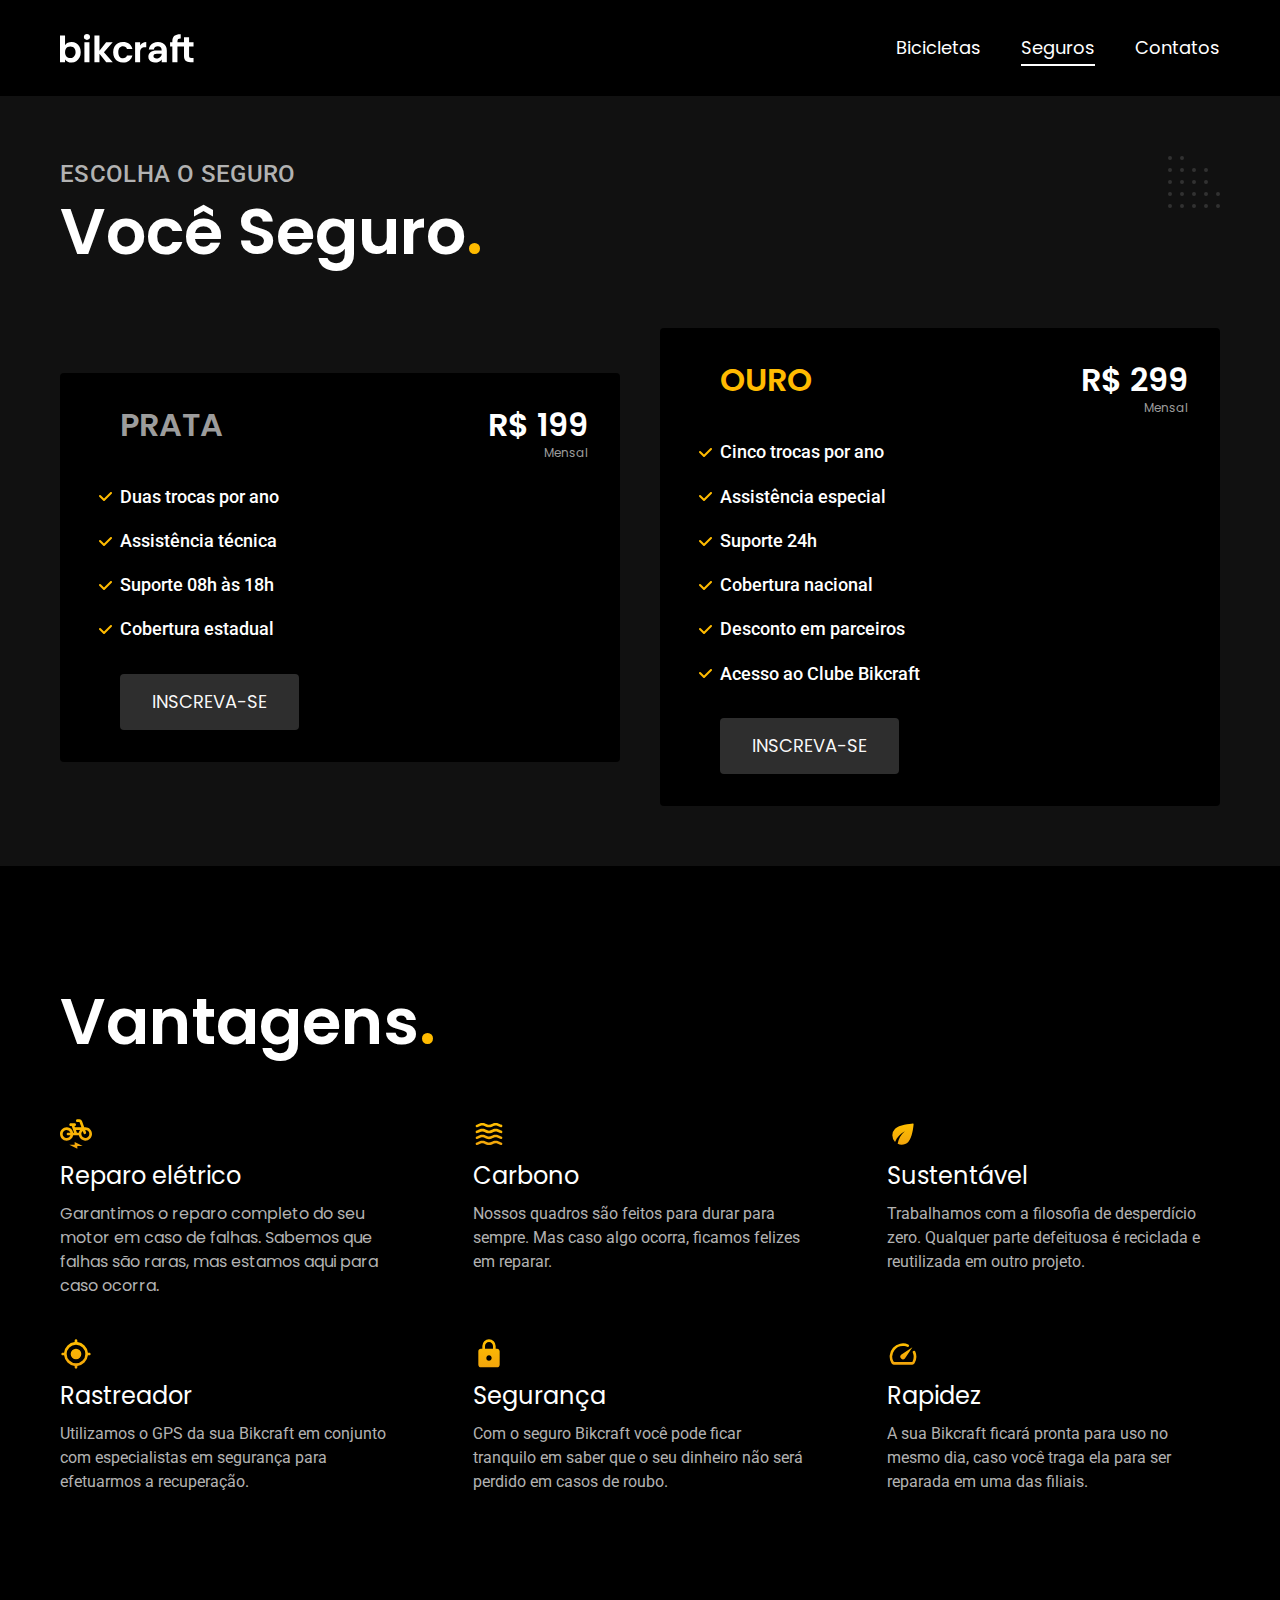
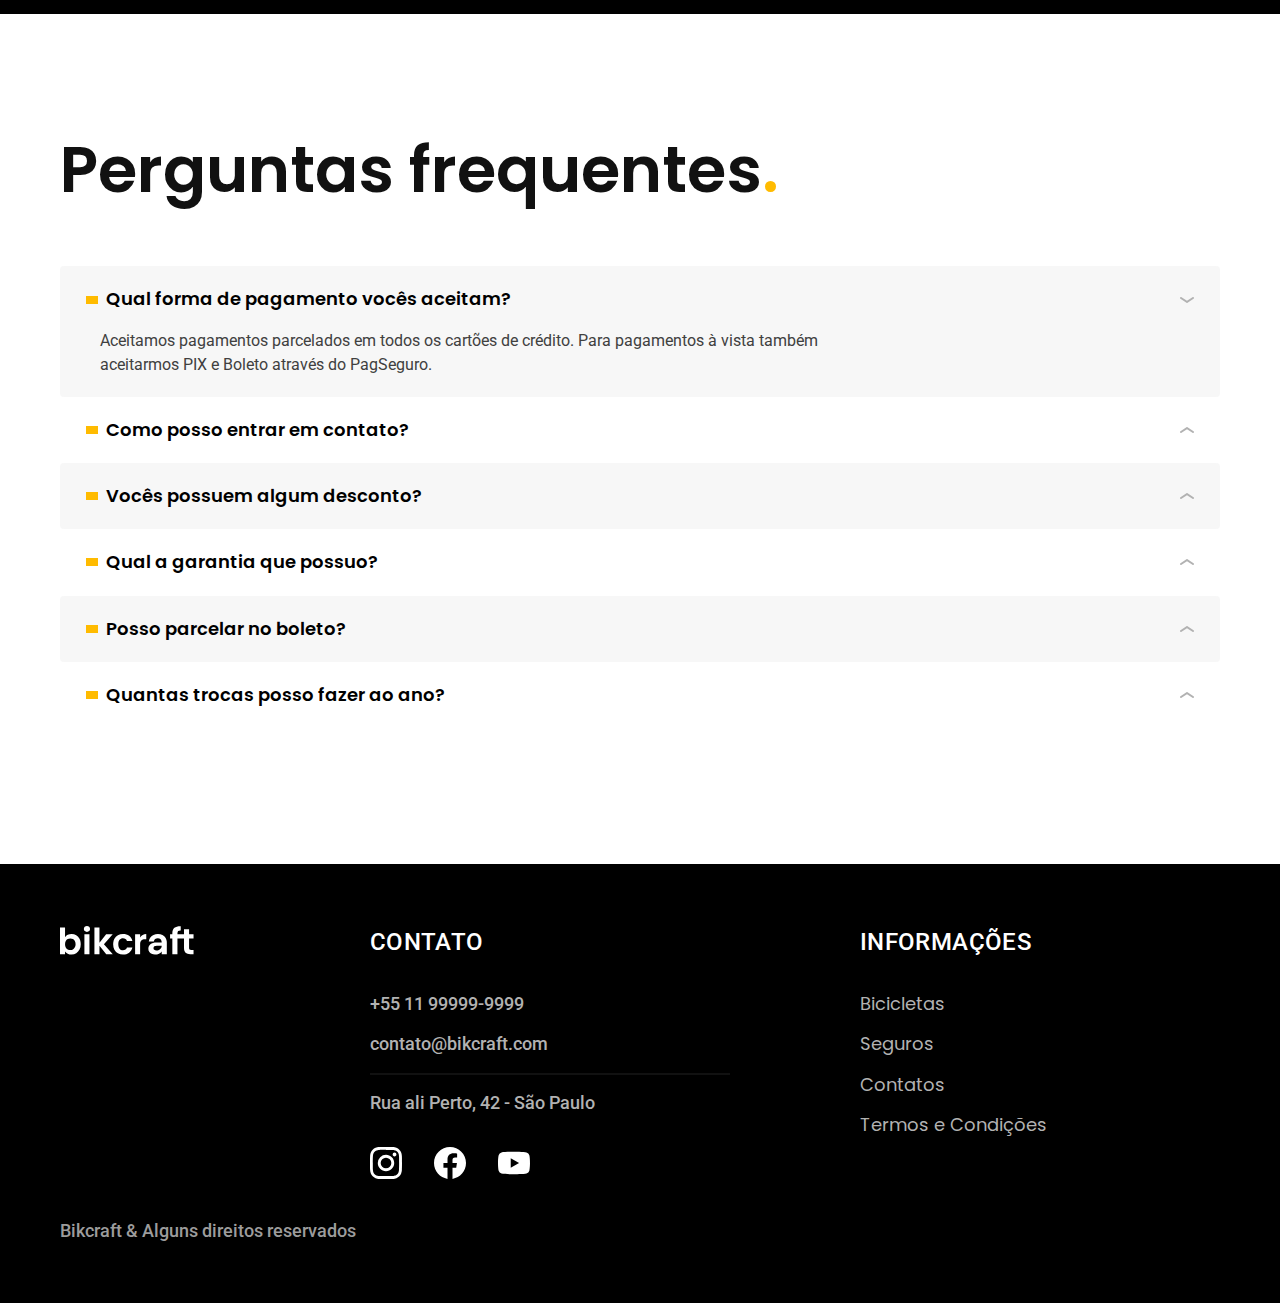
<file: seguros.html>
<!DOCTYPE html>
<html lang="pt-BR">

<head>
    <meta charset="UTF-8">
    <meta http-equiv="X-UA-Compatible" content="IE=edge">
    <meta name="viewport" content="width=device-width, initial-scale=1.0">

    <title>Seguros | Bikcraft - Bicicletas Elétricas</title>
    <meta name="description"
        content="Seguros">

    <link rel="icon" href="/favicon.svg" type="image-svg+xml">
    <link rel="preload" href="/Css/estilo.min.css" as="style">       
    <link rel="stylesheet" href="Css/estilo.min.css">

    <link rel="preconnect" href="https://fonts.googleapis.com">
    <link rel="preconnect" href="https://fonts.gstatic.com" crossorigin>
    <link href="https://fonts.googleapis.com/css2?family=Merriweather:ital,wght@1,900&family=Poppins:wght@400;600&family=Roboto:wght@400;500&display=swap" rel="stylesheet">

    <script>document.documentElement.classList.add('JS')</script>

</head>

<body id="seguros">
    <header class="header-bg">
        <div class="header container">
            <a href="./">
                <img src="img/bikcraft.svg" width="136" height="32" alt="Bikcraft">
            </a>

            <nav aria-label="primaria">
                <ul class="header-menu font-1-m cor-0">
                    <li><a href="bicicletas.html">Bicicletas</a></li>
                    <li><a href="seguros.html">Seguros</a></li>
                    <li><a href="contatos.html">Contatos</a></li>
                </ul>
            </nav>
        </div>
    </header>
    <main class="seguros-bg">
        <div class="titulo-bg">
            <div class="titulo container">
                <p class="font-2-l-b cor-5">Escolha o Seguro</p>
                <h1 class="font-1-xxl cor-0">Você Seguro<span class="cor-p1">.</span></h1>
            </div>
        </div>

        
            <div class="seguros container">
            <div class="seguros-item fadeInDown " data-anime="200">
                <h3 class="font-1-xl cor-6">PRATA</h3>
                <span class="font-1-xl cor-0">R$ 199 <span class="font-1-xs cor-6">Mensal</span></span>
                <ul class="font-2-m cor-0">
                    <li>Duas trocas por ano</li>
                    <li>Assistência técnica</li>
                    <li>Suporte 08h às 18h</li>
                    <li>Cobertura estadual</li>
                </ul>
                <a href="/orcamento.html?tipo=seguro&prduto=prata" class="botao secundario">Inscreva-se</a>
            </div>
    
            <div class="seguros-item fadeInUp" data-anime="400">
                <h3 class="font-1-xl cor-p1">OURO</h3>
                <span class="font-1-xl cor-0">R$ 299 <span class="font-1-xs cor-6">Mensal</span></span>
                <ul class="font-2-m cor-0">
                    <li>Cinco trocas por ano</li>
                    <li>Assistência especial</li>
                    <li>Suporte 24h</li>
                    <li>Cobertura nacional</li>
                    <li>Desconto em parceiros</li>
                    <li>Acesso ao Clube Bikcraft</li>
                </ul>
                <a href="/orcamento.html?tipo=seguro&prduto=ouro" class="botao secundario">Inscreva-se</a>
            </div>
        </div>
        
        
    </main>

    <article class="vantagens-bg">
        <div class="vantagens container">
            <h2 class="font-1-xxl cor-0">Vantagens<span class="cor-p1">.</span></h2>
            <ul>
                <li>
                    <img src="/img/icones/eletrica.svg" width="32" height="32" alt="">
                    <h3 class="font-1-l cor-0">Reparo elétrico</h3>
                    <p class="font-1-s cor-5">Garantimos o reparo completo do seu motor em caso de falhas. Sabemos que falhas são raras, mas estamos aqui para caso ocorra.</p>
                </li>
                <li>
                    <img src="./img/icones/carbono.svg" width="32" height="32" alt="">
                    <h3 class="font-1-l cor-0">Carbono</h3>
                    <p class="font-2-s cor-5">Nossos quadros são feitos para durar para sempre. Mas caso algo ocorra, ficamos felizes em reparar.</p>
                </li>
                <li>
                    <img src="./img/icones/sustentavel.svg" width="32" height="32" alt="">
                    <h3 class="font-1-l cor-0">Sustentável</h3>
                    <p class="font-2-s cor-5">Trabalhamos com a filosofia de desperdício zero. Qualquer parte defeituosa é reciclada e reutilizada em outro projeto.</p>
                </li>
                <li>
                    <img src="./img/icones/rastreador.svg" width="32" height="32" alt="">
                    <h3 class="font-1-l cor-0">Rastreador</h3>
                    <p class="font-2-s cor-5">Utilizamos o GPS da sua Bikcraft em conjunto com especialistas em segurança para efetuarmos a recuperação.</p>
                </li>
                <li>
                    <img src="./img/icones/seguro.svg" width="32" height="32" alt="">
                    <h3 class="font-1-l cor-0">Segurança</h3>
                    <p class="font-2-s cor-5">Com o seguro Bikcraft você pode ficar tranquilo em saber que o seu dinheiro não será perdido em casos de roubo.</p>
                </li>
                <li>
                    <img src="./img/icones/velocidade.svg" width="32" height="32" alt="">
                    <h3 class="font-1-l cor-0">Rapidez</h3>
                    <p class="font-2-s cor-5">A sua Bikcraft ficará pronta para uso no mesmo dia, caso você traga ela para ser reparada em uma das filiais.</p>
                </li>
            </ul>
        </div>

    </article>
    
    <article class="perguntas container">
        <h2 class="font-1-xxl">Perguntas frequentes<span class="cor-p1">.</span></h2>

        <dl>
            <div>
                <dt><button class="font-1-m-b" aria-controls="pergunta1" aria-expanded="true"> Qual forma de pagamento vocês aceitam?</button></dt>
                <dd id="pergunta1" class="font-2-s cor-9 ativa">Aceitamos pagamentos parcelados em todos os cartões de crédito. Para pagamentos à vista também aceitarmos PIX e Boleto através do PagSeguro.</dd>
            </div>
            <div>
                <dt><button class="font-1-m-b" aria-controls="pergunta2" aria-expanded="false">Como posso entrar em contato?</button></dt>
                <dd id="pergunta2" class="font-2-s cor-9">Aceitamos pagamentos parcelados em todos os cartões de crédito. Para pagamentos à vista também aceitarmos PIX e Boleto através do PagSeguro.</dd>
            </div>
            <div>
                <dt><button class="font-1-m-b" aria-controls="pergunta3" aria-expanded="false">Vocês possuem algum desconto?</button></dt>
                <dd id="pergunta3" class="font-2-s cor-9">Aceitamos pagamentos parcelados em todos os cartões de crédito. Para pagamentos à vista também aceitarmos PIX e Boleto através do PagSeguro.</dd>
            </div>
            <div>
                <dt><button class="font-1-m-b" aria-controls="pergunta4" aria-expanded="false">Qual a garantia que possuo? </button></dt>
                <dd id="pergunta4" class="font-2-s cor-9">Aceitamos pagamentos parcelados em todos os cartões de crédito. Para pagamentos à vista também aceitarmos PIX e Boleto através do PagSeguro.</dd>
            </div>
            <div>
                <dt><button class="font-1-m-b" aria-controls="pergunta5" aria-expanded="false">Posso parcelar no boleto?</button></dt>
                <dd id="pergunta5" class="font-2-s cor-9">Aceitamos pagamentos parcelados em todos os cartões de crédito. Para pagamentos à vista também aceitarmos PIX e Boleto através do PagSeguro.</dd>
            </div>
            <div>
                <dt><button class="font-1-m-b" aria-controls="pergunta6" aria-expanded="false">Quantas trocas posso fazer ao ano?</button></dt>
                <dd id="pergunta6" class="font-2-s cor-9">Aceitamos pagamentos parcelados em todos os cartões de crédito. Para pagamentos à vista também aceitarmos PIX e Boleto através do PagSeguro.</dd>
            </div>
            

        </dl>

    </article>
    
    
    
    
    
    
    <footer class="footer-bg">
        <div class="footer container">
            <img src="/img/bikcraft.svg" width="136" height="32" alt="Bikcraft">
        
        
        <div class="footer-contato">
            <h3 class="font-2-l-b cor-0">Contato</h3>
            <ul class="font-2-m cor-5 ">
                <li><a href="tel:+5511999999999">+55 11 99999-9999</a></li>
                <li><a href="mailto:contato@bikcraft.com">contato@bikcraft.com</a></li>
                <li>Rua ali Perto, 42 - São Paulo</li>
            </ul>
                <div class="footer-redes">
                    <a href="./">
                        <img src="/img/redes/instagram.svg" width="32" height="32" alt="instagram">
                    </a>

                    <a href="./"> 
                        <img src="/img/redes/facebook.svg" width="32" height="32"   alt="facebook">
                    </a>

                    <a href="/">
                        <img src="/img/redes/youtube.svg" width="32" height="32" alt="youtube">
                    </a>
                 </div>
            </div>
            <div class="footer-informacoes">
                <h3 class="font-2-l-b cor-0">Informações</h3>
                <nav>
                    <ul class="font-1-m cor-5">
                        <li><a href="biciletas.html">Bicicletas</a></li>
                        <li><a href="seguros.html">Seguros</a></li>
                        <li><a href="contatos.html">Contatos</a></li>
                        <li><a href="termos.html">Termos e Condições</a></li>
                    </ul>
                </nav>
            </div>
            <p class="footer-copy font-2-m cor-6">Bikcraft & Alguns direitos reservados</p>
        </div>

    </footer>

    <script src="/JS/plugins/simple-anime.js"></script>
    <script src="./JS/script.js"></script>
</body>

</html>
</file>
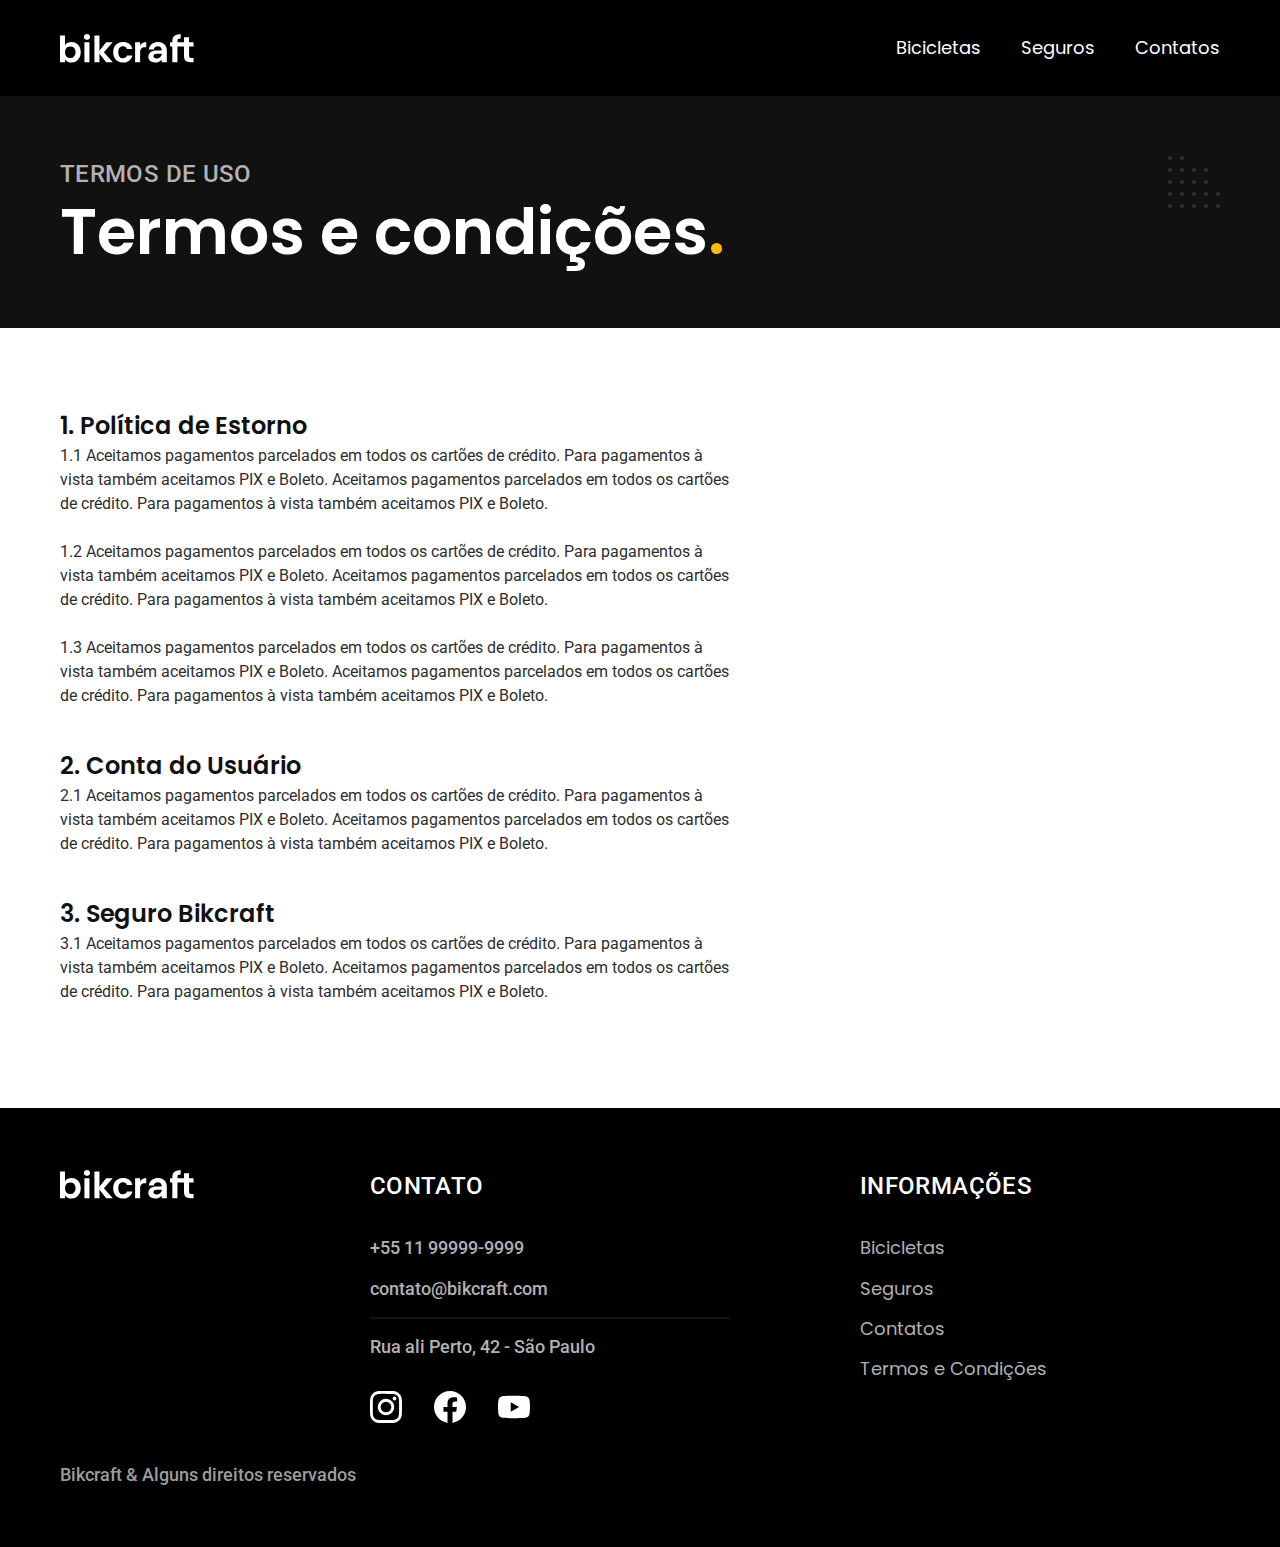
<file: termos.html>
<!DOCTYPE html>
<html lang="pt-BR">

<head>
    <meta charset="UTF-8">
    <meta http-equiv="X-UA-Compatible" content="IE=edge">
    <meta name="viewport" content="width=device-width, initial-scale=1.0">

    <title>Termos e condições | Bikcraft - Bicicletas Elétricas</title>
    <meta name="description"content="Termos e condições">

    <link rel="icon" href="/favicon.svg" type="image-svg+xml">
    <link rel="preload" href="/Css/estilo.min.css" as="style">       
    <link rel="stylesheet" href="Css/estilo.min.css">

    <link rel="preconnect" href="https://fonts.googleapis.com">
    <link rel="preconnect" href="https://fonts.gstatic.com" crossorigin>
    <link href="https://fonts.googleapis.com/css2?family=Merriweather:ital,wght@1,900&family=Poppins:wght@400;600&family=Roboto:wght@400;500&display=swap" rel="stylesheet">

    <script>document.documentElement.classList.add('JS')</script>
</head>

<body id="termos">
    <header class="header-bg">
        <div class="header container">
            <a href="./">
                <img src="img/bikcraft.svg" width="136" height="32" alt="Bikcraft">
            </a>

            <nav aria-label="primaria">
                <ul class="header-menu font-1-m cor-0">
                    <li><a href="biciletas.html">Bicicletas</a></li>
                    <li><a href="seguros.html">Seguros</a></li>
                    <li><a href="contatos.html">Contatos</a></li>
                </ul>
            </nav>
        </div>
    </header>
    <main>
        <div class="titulo-bg">
            <div class="titulo container">
                <p class="font-2-l-b cor-5">Termos de uso</p>
                <h1 class="font-1-xxl cor-0">Termos e condições<span class="cor-p1">.</span></h1>
            </div>
        </div>

        <div class="termos container font-2-s cor-10">
            <h2 class="font-1-l cor-11">1. Política de Estorno</h2>
            <p>1.1 Aceitamos pagamentos parcelados em todos os cartões de crédito. Para pagamentos à vista também aceitamos PIX e Boleto. Aceitamos pagamentos parcelados em todos os cartões de crédito. Para pagamentos à vista também aceitamos PIX e Boleto.</p>
            <p>1.2 Aceitamos pagamentos parcelados em todos os cartões de crédito. Para pagamentos à vista também aceitamos PIX e Boleto. Aceitamos pagamentos parcelados em todos os cartões de crédito. Para pagamentos à vista também aceitamos PIX e Boleto.</p>
            <p>1.3 Aceitamos pagamentos parcelados em todos os cartões de crédito. Para pagamentos à vista também aceitamos PIX e Boleto. Aceitamos pagamentos parcelados em todos os cartões de crédito. Para pagamentos à vista também aceitamos PIX e Boleto.</p>
            <h2 class="font-1-l cor-11">2. Conta do Usuário</h2>
            <p>2.1 Aceitamos pagamentos parcelados em todos os cartões de crédito. Para pagamentos à vista também aceitamos PIX e Boleto. Aceitamos pagamentos parcelados em todos os cartões de crédito. Para pagamentos à vista também aceitamos PIX e Boleto.</p>
            <h2 class="font-1-l cor-11">3. Seguro Bikcraft</h2>
            <p>3.1 Aceitamos pagamentos parcelados em todos os cartões de crédito. Para pagamentos à vista também aceitamos PIX e Boleto. Aceitamos pagamentos parcelados em todos os cartões de crédito. Para pagamentos à vista também aceitamos PIX e Boleto.</p>
        </div>
    </main>
    
    
    
    
    
    
    
    <footer class="footer-bg">
        <div class="footer container">
            <img src="/img/bikcraft.svg" width="136" height="32" alt="Bikcraft">
        
        
        <div class="footer-contato">
            <h3 class="font-2-l-b cor-0">Contato</h3>
            <ul class="font-2-m cor-5 ">
                <li><a href="tel:+5511999999999">+55 11 99999-9999</a></li>
                <li><a href="mailto:contato@bikcraft.com">contato@bikcraft.com</a></li>
                <li>Rua ali Perto, 42 - São Paulo</li>
            </ul>
                <div class="footer-redes">
                    <a href="./">
                        <img src="/img/redes/instagram.svg" width="32" height="32" alt="instagram">
                    </a>

                    <a href="./">
                        <img src="/img/redes/facebook.svg" width="32" height="32" alt="facebook">
                    </a>

                    <a href="/">
                        <img src="/img/redes/youtube.svg" width="32" height="32" alt="youtube">
                    </a>
                 </div>
            </div>
            <div class="footer-informacoes">
                <h3 class="font-2-l-b cor-0">Informações</h3>
                <nav>
                    <ul class="font-1-m cor-5">
                        <li><a href="biciletas.html">Bicicletas</a></li>
                        <li><a href="seguros.html">Seguros</a></li>
                        <li><a href="contatos.html">Contatos</a></li>
                        <li><a href="termos.html">Termos e Condições</a></li>
                    </ul>
                </nav>
            </div>
            <p class="footer-copy font-2-m cor-6">Bikcraft & Alguns direitos reservados</p>
        </div>

    </footer>


    <script src="./JS/script.js"></script>
</body>

</html>
</file>
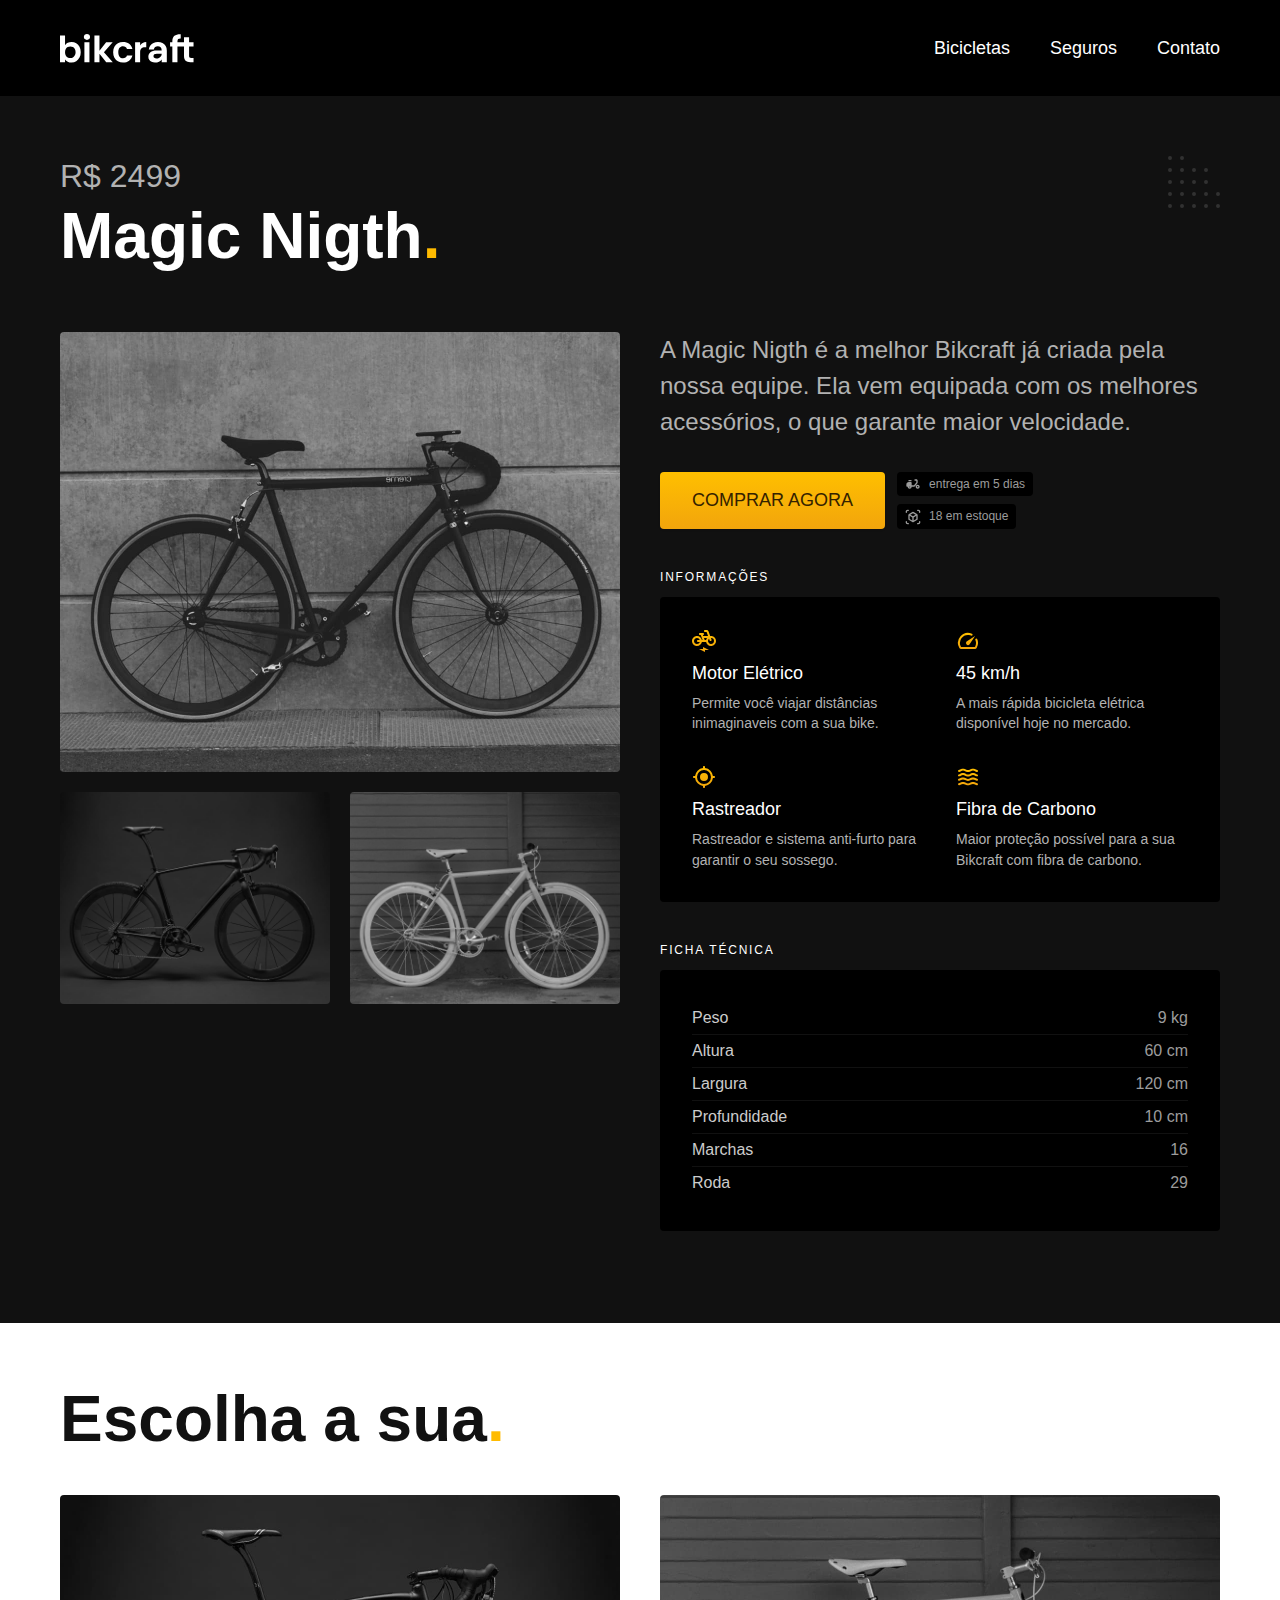
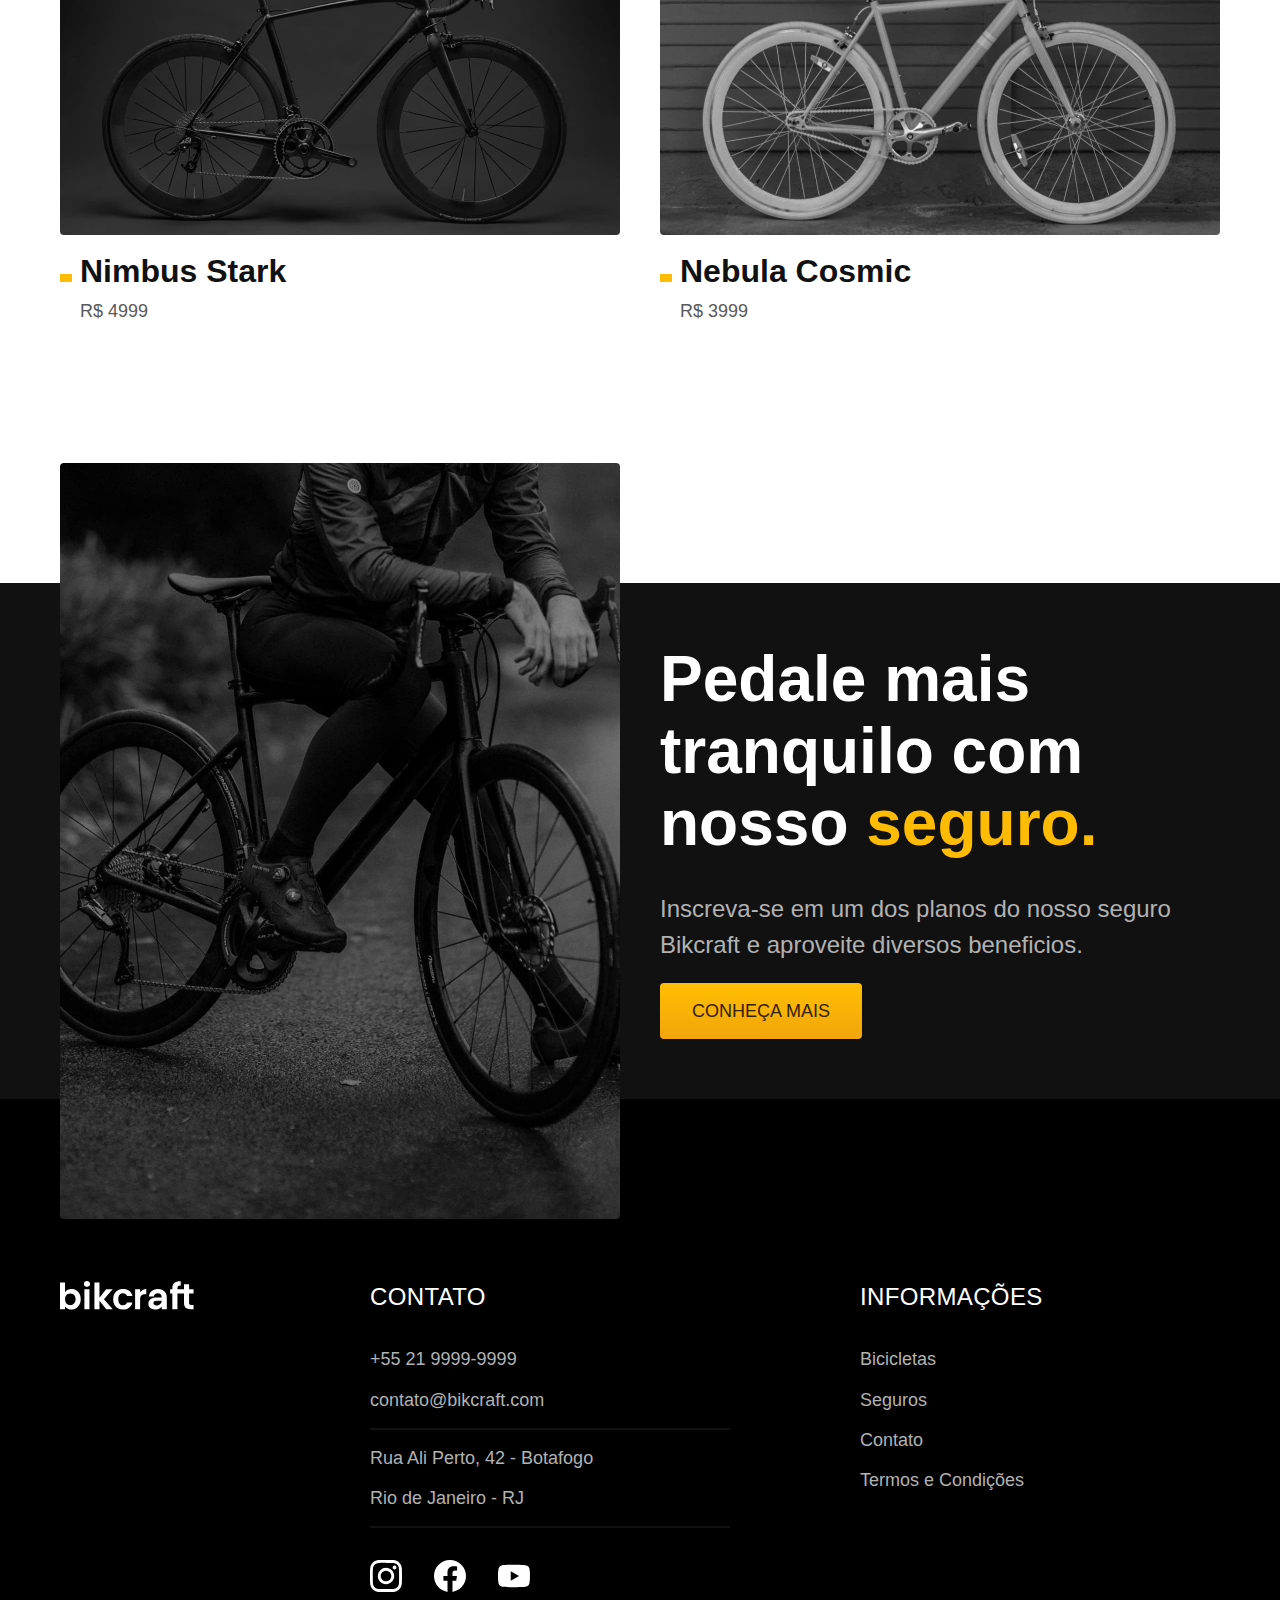
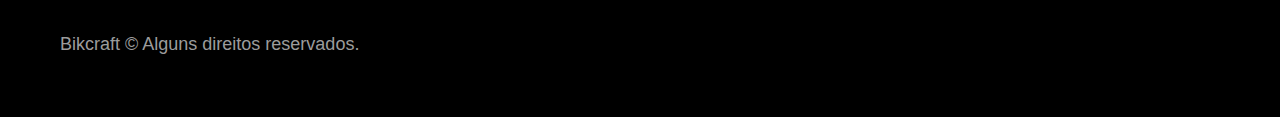
<file: Bicicletas/magic.html>
<!DOCTYPE html>
<html lang="pt-br">

<head>
  <meta charset="UTF-8">
  <meta name="viewport" content="width=device-width, initial-scale=1.0">

  <title>Magic | Bikcraft</title>
  <meta name="description" content="Magic.">
  <link rel="icon" href="../favicon.svg" type="image-svg+xml">
  <link rel="stylesheet" href="../Css/estilo.min.css">
  
  <script>document.documentElement.classList.add('JS')</script>

</head>

<body id="bicicleta">
  <header class="header-bg">
    <div class="header container">
      <a href="../">
        <img src="../img/bikcraft.svg" width="136" height="32" alt="Bikcraft">
      </a>

      <nav aria-label="primaria">
        <ul class="header-menu font-1-m cor-0">
          <li><a href="../bicicletas.html">Bicicletas</a></li>
          <li><a href="../seguros.html">Seguros</a></li>
          <li><a href="../contato.html">Contato</a></li>
        </ul>
      </nav>
    </div>
  </header>

  <main class="titulo-bg">
    <div>
      <div class="titulo container">
        <p class="font-2-xl cor-5">R$ 2499</p>
        <h1 class="font-1-xxl cor-0">Magic Nigth<span class="cor-p1">.</span></h1>
      </div>
    </div>
    <div class="bicicleta container">
      <div class="bicicleta-imagens">
        <img src="../img/bicicleta/nimbus2.jpg" width="1120" height="880" alt="bicicleta 1">
        <img src="../img/bicicleta/nimbus1.jpg" width="1120" height="880" alt="bicicleta 2">
        <img src="../img/bicicleta/nimbus3.jpg" width="1120" height="880" alt="bicicleta 3">
      </div>
      <div class="bicicleta-conteudo">
        <p class="font-2-l cor-5">A Magic Nigth é a melhor Bikcraft já criada pela nossa equipe. Ela vem equipada com os melhores acessórios, o que garante maior velocidade.</p>
        <div class="bicicleta-comprar">
          <a class="botao" href="../orcamento.html?tipo=bikcraft&produto=magic">Comprar Agora</a>
          <span class="font-1-xs cor-6"><img src="../img/icones/entrega.svg" width="16" height="16" alt=""> entrega em 5 dias</span>
          <span class="font-1-xs cor-6"><img src="../img/icones/estoque.svg" width="16" height="16" alt=""> 18 em estoque</span>
        </div>

        <h2 class="font-1-xs cor-0">Informações</h2>
        <ul class="bicicleta-informacoes">
          <li>
            <img src="../img/icones/eletrica.svg" width="32" height="32" alt="">
            <h3 class="font-1-m cor-0">Motor Elétrico</h3>
            <p class="font-2-xs cor-5">Permite você viajar distâncias inimaginaveis com a sua bike.</p>
          </li>
          <li>
            <img src="../img/icones/velocidade.svg" width="32" height="32" alt="">
            <h3 class="font-1-m cor-0">45 km/h</h3>
            <p class="font-2-xs cor-5">A mais rápida bicicleta elétrica disponível hoje no mercado.</p>
          </li>
          <li>
            <img src="../img/icones/rastreador.svg" width="32" height="32" alt="">
            <h3 class="font-1-m cor-0">Rastreador</h3>
            <p class="font-2-xs cor-5">Rastreador e sistema anti-furto para garantir o seu sossego.</p>
          </li>
          <li>
            <img src="../img/icones/carbono.svg" width="32" height="32" alt="">
            <h3 class="font-1-m cor-0">Fibra de Carbono</h3>
            <p class="font-2-xs cor-5">Maior proteção possível para a sua Bikcraft com fibra de carbono.</p>
          </li>
        </ul>
        <h2 class="font-1-xs cor-0">Ficha Técnica</h2>
        <ul class="bicicleta-ficha font-2-s cor-4">
          <li>Peso <span>9 kg</span></li>
          <li>Altura <span>60 cm</span></li>
          <li>Largura <span>120 cm</span></li>
          <li>Profundidade <span>10 cm</span></li>
          <li>Marchas <span>16</span></li>
          <li>Roda <span>29</span></li>
        </ul>
      </div>
    </div>
  </main>

  <article class="bicicletas-lista container">
    <h2 class="font-1-xxl ">Escolha a sua<span class="cor-p1">.</span></h2>

    <ul>
        <li>
            <a href="./magic.html">
                <img src="/img/bicicletas/nimbus.jpg" width="1120" height="680" alt="Bicicleta preta">
                <h3 class="font-1-xl">Nimbus Stark</h3>
                <span class="font-2-m cor-8">R$ 4999</span>
            </a>
        </li>
        <li>
            <a href="./nebula.html">
                <img src="/img/bicicletas/nebula.jpg" width="1120" height="680" alt="Bicicleta branca">
                <h3 class="font-1-xl">Nebula Cosmic</h3>
                <span class="font-2-m cor-8">R$ 3999</span>
            </a>
        </li>
    </ul>
  </article>

  <article class="seguro-bg">
    <div class="seguro container">
      <div class="seguro-img">
      <img src="../img/fotos/seguros.jpg" width="1360" height="1512" alt="pessoa na bicicleta">
      </div>
      <div class="seguro-conteudo">
        <h2 class="font-1-xxl cor-0">Pedale mais tranquilo com nosso <span class="cor-p1">seguro.</span></h2>
        <p class="font-2-l cor-5">Inscreva-se em um dos planos do nosso seguro Bikcraft e aproveite diversos beneficios.</p>
        <a href="../seguros.html" class="botao">Conheça Mais</a>
      </div>
    </div>

  </article>


  <footer class="footer-bg">
    <div class="footer container">
      <img src="../img/bikcraft.svg" width="136" height="32" alt="Bikcraft">
      <div class="footer-contato">
        <h3 class="font-2-l-b cor-0">Contato</h3>
        <ul class="font-2-m cor-5">
          <li><a href="tel:+552199999999">+55 21 9999-9999</a></li>
          <li><a href="mailto:contato@bikcraft.com">contato@bikcraft.com</a></li>
          <li>Rua Ali Perto, 42 - Botafogo</li>
          <li>Rio de Janeiro - RJ</li>
        </ul>
        <div class="footer-redes">
          <a href="../">
            <img src="../img/redes/instagram.svg" width="32" height="32" alt="Instagram">
          </a>
          <a href="../">
            <img src="../img/redes/facebook.svg" width="32" height="32" alt="Facebook">
          </a>
          <a href="../">
            <img src="../img/redes/youtube.svg" width="32" height="32" alt="Youtube">
          </a>
        </div>
      </div>
      <div class="footer-informacoes">
        <h3 class="font-2-l-b cor-0">Informações</h3>
        <nav>
          <ul class="font-1-m cor-5">
            <li><a href="../bicicletas.html">Bicicletas</a></li>
            <li><a href="../seguros.html">Seguros</a></li>
            <li><a href="../contato.html">Contato</a></li>
            <li><a href="../termos.html">Termos e Condições</a></li>
          </ul>
        </nav>
      </div>
      <p class="footer-copy font-2-m cor-6">Bikcraft © Alguns direitos reservados.</p>
    </div>
  </footer>

  <script src="../JS/script.js"></script>
</body>

</html>
</file>
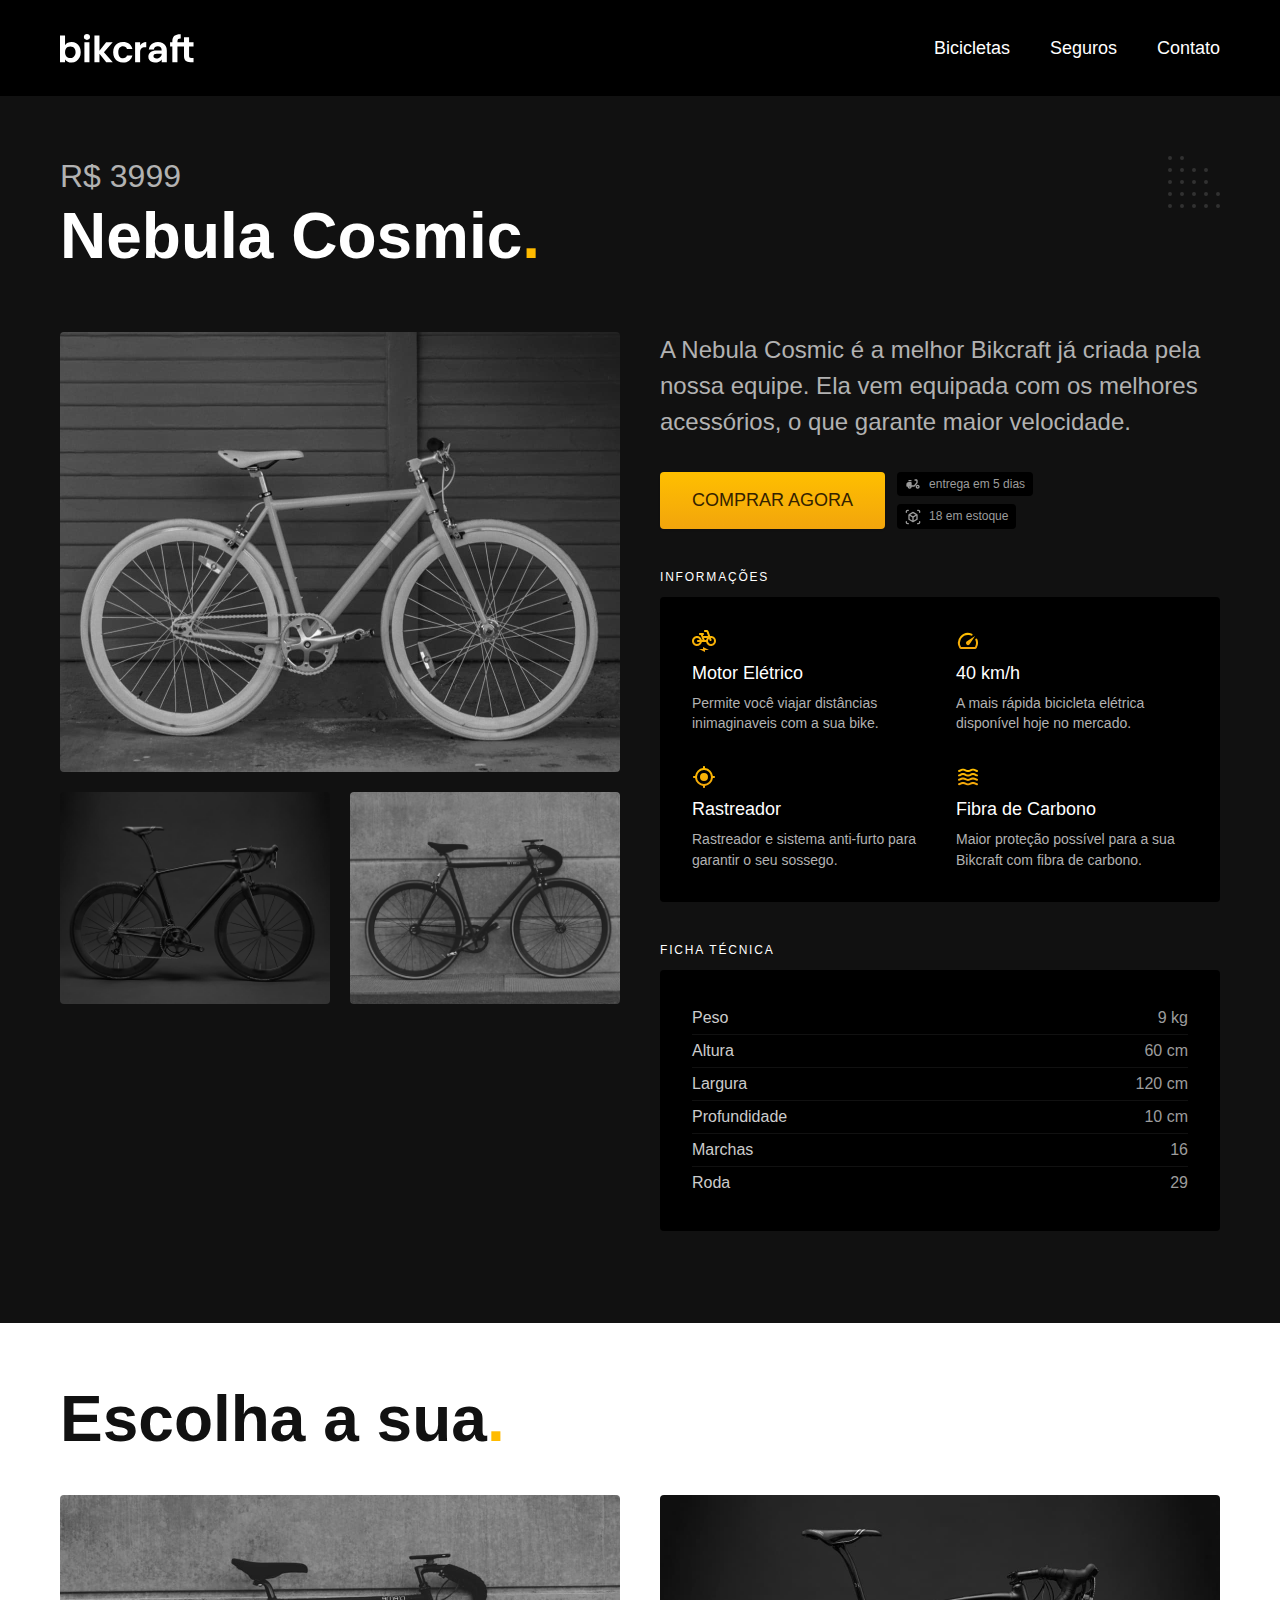
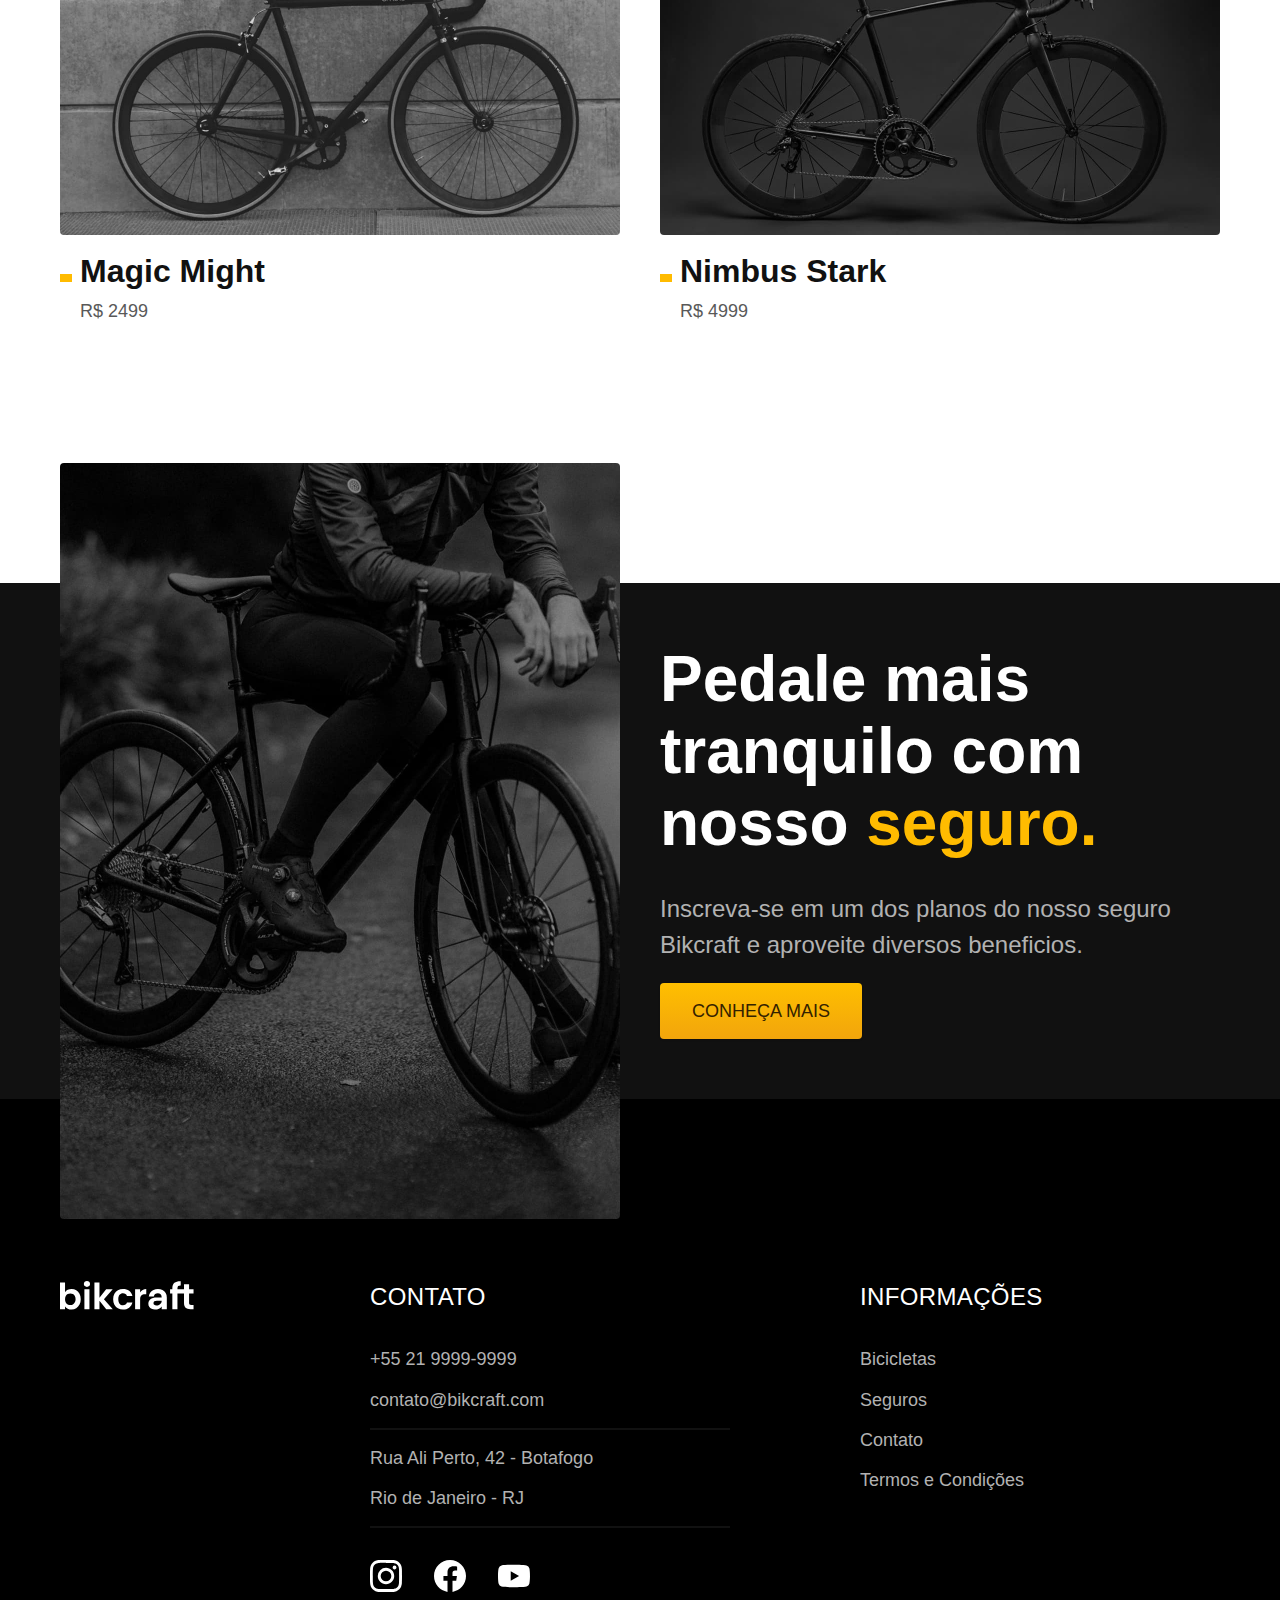
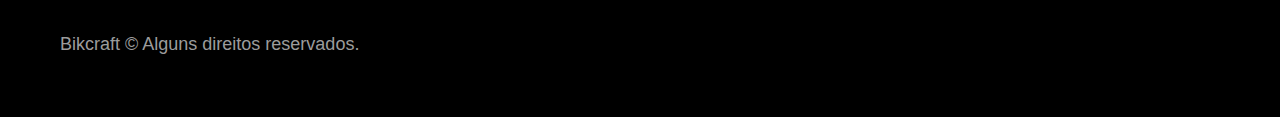
<file: Bicicletas/nebula.html>
<!DOCTYPE html>
<html lang="pt-br">

<head>
  <meta charset="UTF-8">
  <meta name="viewport" content="width=device-width, initial-scale=1.0">

  <title>Nebula | Bikcraft</title>
  <meta name="description" content="bicicleta nebula.">
  <link rel="icon" href="../favicon.svg" type="image-svg+xml">
  <link rel="stylesheet" href="../Css/estilo.min.css">
  
  <script>document.documentElement.classList.add('JS')</script>

</head>

<body id="bicicleta">
  <header class="header-bg">
    <div class="header container">
      <a href="../">
        <img src="../img/bikcraft.svg" width="136" height="32" alt="Bikcraft">
      </a>

      <nav aria-label="primaria">
        <ul class="header-menu font-1-m cor-0">
          <li><a href="../bicicletas.html">Bicicletas</a></li>
          <li><a href="../seguros.html">Seguros</a></li>
          <li><a href="../contato.html">Contato</a></li>
        </ul>
      </nav>
    </div>
  </header>

  <main class="titulo-bg">
    <div>
      <div class="titulo container">
        <p class="font-2-xl cor-5">R$ 3999</p>
        <h1 class="font-1-xxl cor-0">Nebula Cosmic<span class="cor-p1">.</span></h1>
      </div>
    </div>
    <div class="bicicleta container">
      <div class="bicicleta-imagens">
        <img src="../img/bicicleta/nimbus3.jpg" width="1120" height="880" alt="bicicleta 1">
        <img src="../img/bicicleta/nimbus1.jpg" width="1120" height="880" alt="bicicleta 2">
        <img src="../img/bicicleta/nimbus2.jpg" width="1120" height="880" alt="bicicleta 3">
      </div>
      <div class="bicicleta-conteudo">
        <p class="font-2-l cor-5">A Nebula Cosmic é a melhor Bikcraft já criada pela nossa equipe. Ela vem equipada com os melhores acessórios, o que garante maior velocidade.</p>
        <div class="bicicleta-comprar">
          <a class="botao" href="../orcamento.html?tipo=bikcraft&produto=nebula">Comprar Agora</a>
          <span class="font-1-xs cor-6"><img src="../img/icones/entrega.svg" width="16" height="16" alt=""> entrega em 5 dias</span>
          <span class="font-1-xs cor-6"><img src="../img/icones/estoque.svg" width="16" height="16" alt=""> 18 em estoque</span>
        </div>

        <h2 class="font-1-xs cor-0">Informações</h2>
        <ul class="bicicleta-informacoes">
          <li>
            <img src="../img/icones/eletrica.svg" width="32" height="32" alt="">
            <h3 class="font-1-m cor-0">Motor Elétrico</h3>
            <p class="font-2-xs cor-5">Permite você viajar distâncias inimaginaveis com a sua bike.</p>
          </li>
          <li>
            <img src="../img/icones/velocidade.svg" width="32" height="32" alt="">
            <h3 class="font-1-m cor-0">40 km/h</h3>
            <p class="font-2-xs cor-5">A mais rápida bicicleta elétrica disponível hoje no mercado.</p>
          </li>
          <li>
            <img src="../img/icones/rastreador.svg" width="32" height="32" alt="">
            <h3 class="font-1-m cor-0">Rastreador</h3>
            <p class="font-2-xs cor-5">Rastreador e sistema anti-furto para garantir o seu sossego.</p>
          </li>
          <li>
            <img src="../img/icones/carbono.svg" width="32" height="32" alt="">
            <h3 class="font-1-m cor-0">Fibra de Carbono</h3>
            <p class="font-2-xs cor-5">Maior proteção possível para a sua Bikcraft com fibra de carbono.</p>
          </li>
        </ul>
        <h2 class="font-1-xs cor-0">Ficha Técnica</h2>
        <ul class="bicicleta-ficha font-2-s cor-4">
          <li>Peso <span>9 kg</span></li>
          <li>Altura <span>60 cm</span></li>
          <li>Largura <span>120 cm</span></li>
          <li>Profundidade <span>10 cm</span></li>
          <li>Marchas <span>16</span></li>
          <li>Roda <span>29</span></li>
        </ul>
      </div>
    </div>
  </main>

  <article class="bicicletas-lista container">
    <h2 class="font-1-xxl ">Escolha a sua<span class="cor-p1">.</span></h2>

    <ul>
        <li>
            <a href="./magic.html">
                <img src="/img/bicicletas/magic.jpg"  width="1120" height="680" alt="Bicicleta preta">
                <h3 class="font-1-xl">Magic Might</h3>
                <span class="font-2-m cor-8">R$ 2499</span>
            </a>
        </li>
        <li>
            <a href="./nimbus.html">
                <img src="/img/bicicletas/nimbus.jpg"  width="1120" height="680" alt="Bicicleta branca">
                <h3 class="font-1-xl">Nimbus Stark</h3>
                <span class="font-2-m cor-8">R$ 4999</span>
            </a>
        </li>
    </ul>
  </article>

  <article class="seguro-bg">
    <div class="seguro container">
      <div class="seguro-img">
      <img src="../img/fotos/seguros.jpg" width="1360" height="1512" alt="pessoa na bicicleta">
      </div>
      <div class="seguro-conteudo">
        <h2 class="font-1-xxl cor-0">Pedale mais tranquilo com nosso <span class="cor-p1">seguro.</span></h2>
        <p class="font-2-l cor-5">Inscreva-se em um dos planos do nosso seguro Bikcraft e aproveite diversos beneficios.</p>
        <a href="../seguros.html" class="botao">Conheça Mais</a>
      </div>
    </div>

  </article>


  <footer class="footer-bg">
    <div class="footer container">
      <img src="../img/bikcraft.svg" width="136" height="32" alt="Bikcraft">
      <div class="footer-contato">
        <h3 class="font-2-l-b cor-0">Contato</h3>
        <ul class="font-2-m cor-5">
          <li><a href="tel:+552199999999">+55 21 9999-9999</a></li>
          <li><a href="mailto:contato@bikcraft.com">contato@bikcraft.com</a></li>
          <li>Rua Ali Perto, 42 - Botafogo</li>
          <li>Rio de Janeiro - RJ</li>
        </ul>
        <div class="footer-redes">
          <a href="../">
            <img src="../img/redes/instagram.svg" width="32" height="32" alt="Instagram">
          </a>
          <a href="../">
            <img src="../img/redes/facebook.svg" width="32" height="32" alt="Facebook">
          </a>
          <a href="../">
            <img src="../img/redes/youtube.svg" width="32" height="32" alt="Youtube">
          </a>
        </div>
      </div>
      <div class="footer-informacoes">
        <h3 class="font-2-l-b cor-0">Informações</h3>
        <nav>
          <ul class="font-1-m cor-5">
            <li><a href="../bicicletas.html">Bicicletas</a></li>
            <li><a href="../seguros.html">Seguros</a></li>
            <li><a href="../contato.html">Contato</a></li>
            <li><a href="../termos.html">Termos e Condições</a></li>
          </ul>
        </nav>
      </div>
      <p class="footer-copy font-2-m cor-6">Bikcraft © Alguns direitos reservados.</p>
    </div>
  </footer>

  <script src="../JS/script.js"></script>
</body>

</html>
</file>
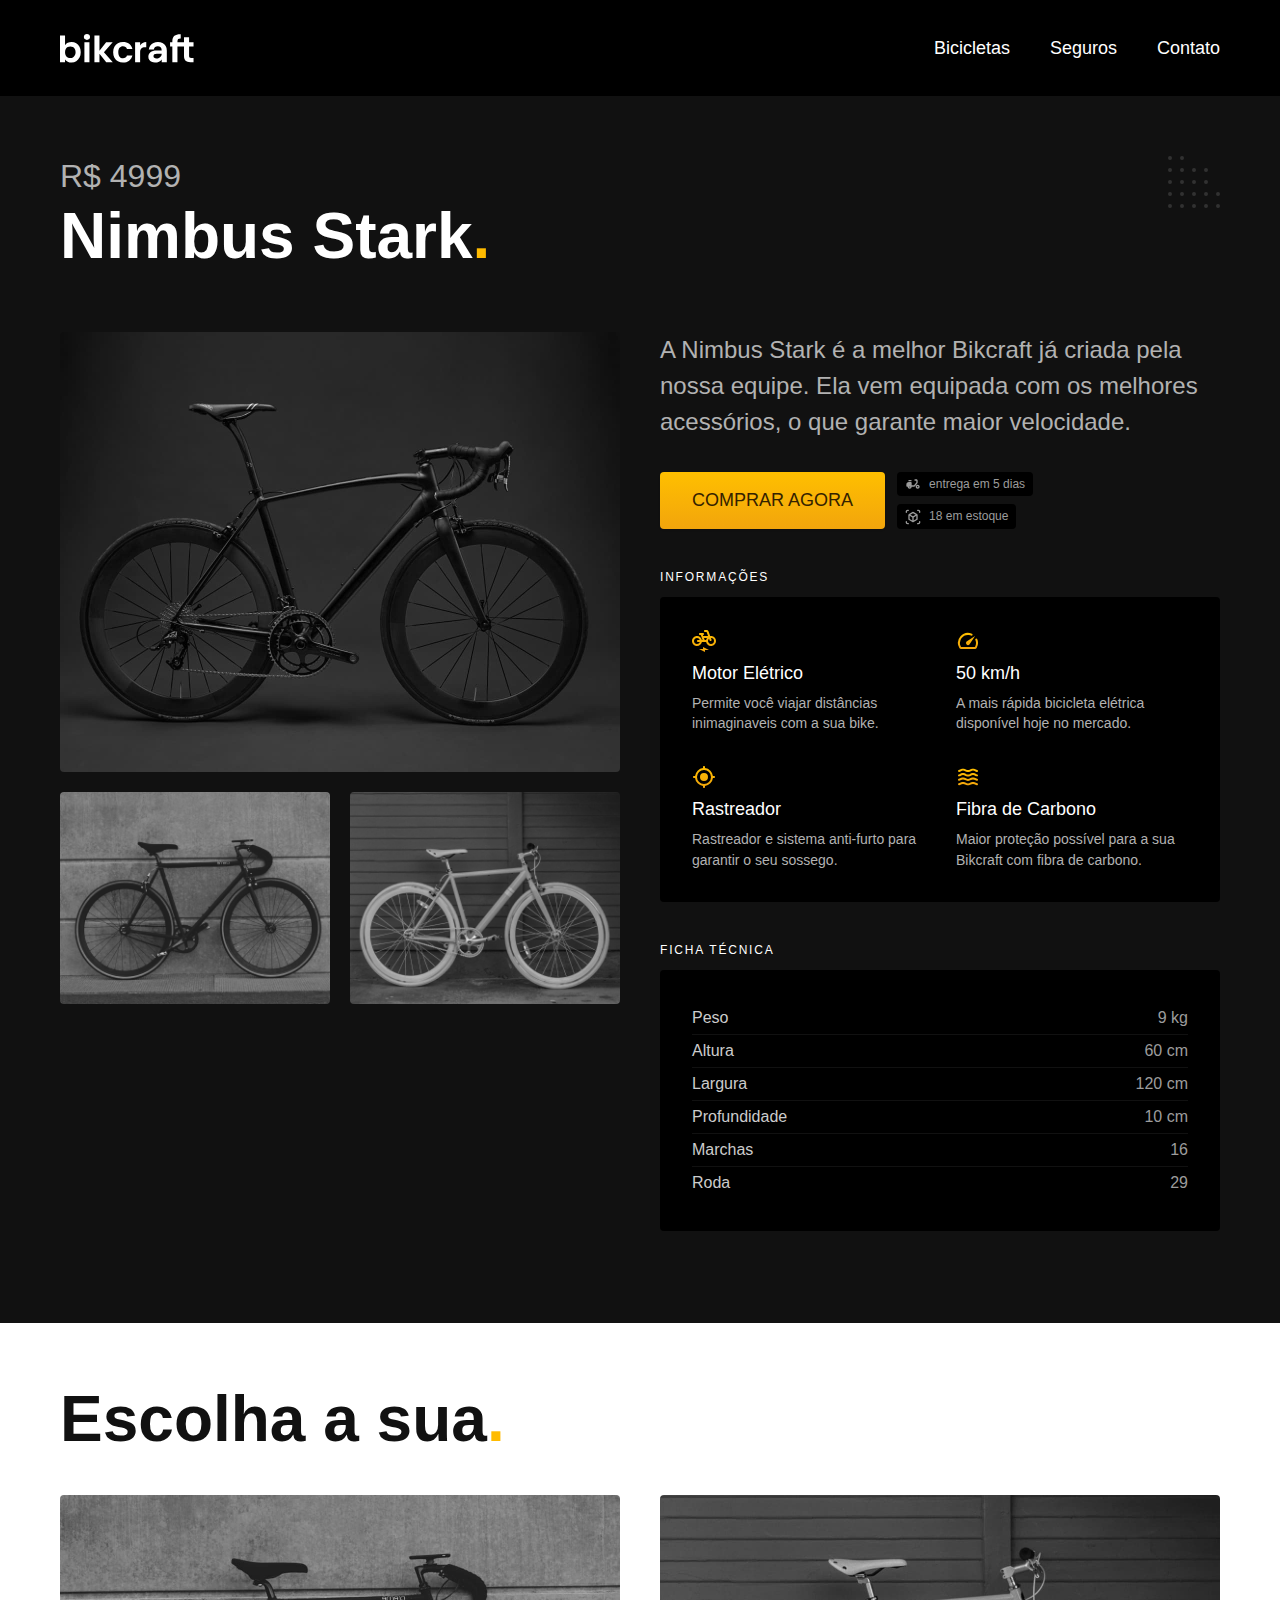
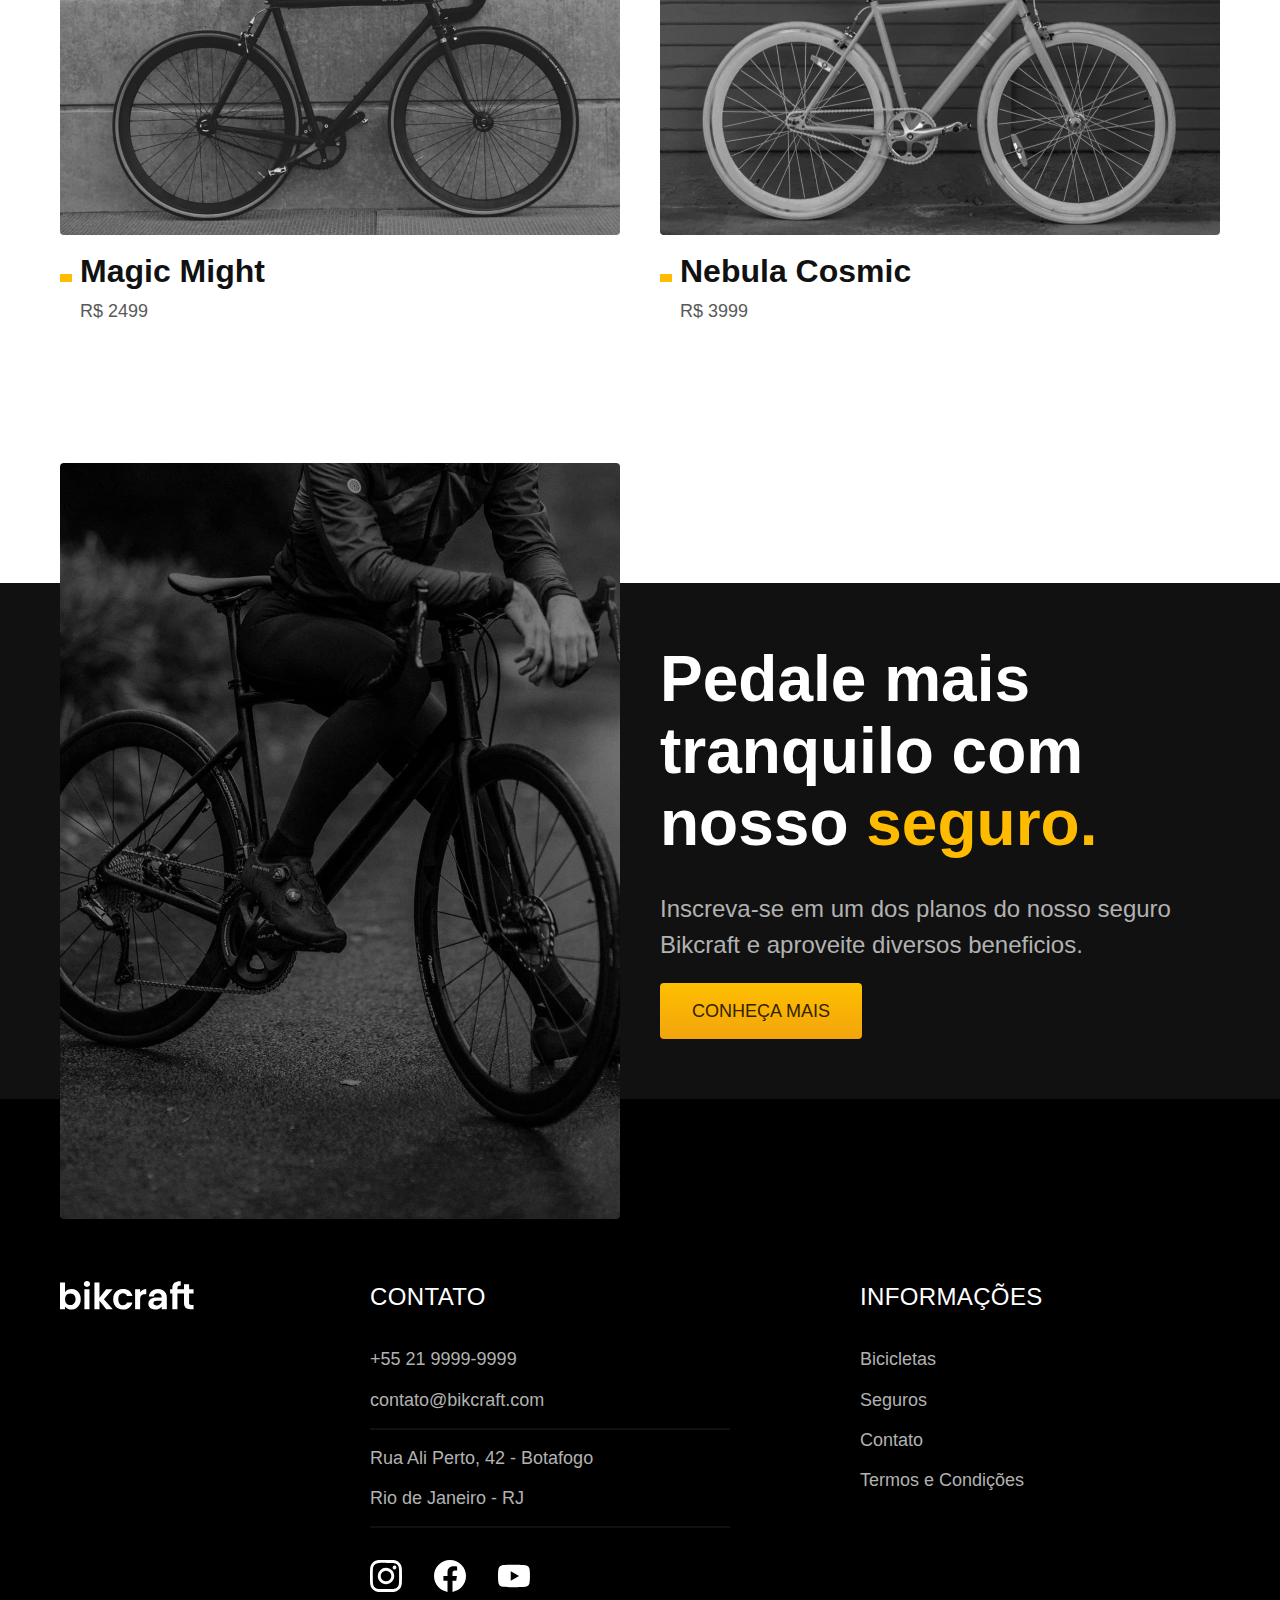
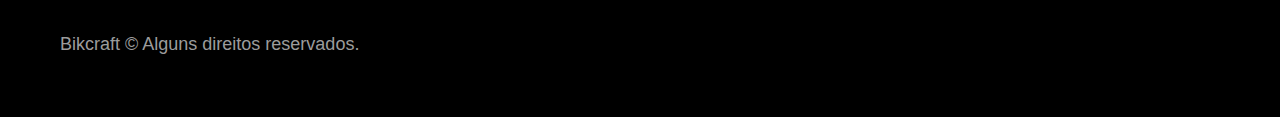
<file: Bicicletas/nimbus.html>
<!DOCTYPE html>
<html lang="pt-br">

<head>
  <meta charset="UTF-8">
  <meta name="viewport" content="width=device-width, initial-scale=1.0">

  <title>Nimbus | Bikcraft</title>
  <meta name="description" content="Bicicleta Nimbus.">
  <link rel="icon" href="../favicon.svg" type="image-svg+xml">
  <link rel="stylesheet" href="../Css/estilo.min.css">
  
  <script>document.documentElement.classList.add('JS')</script>

</head>

<body id="bicicleta">
  <header class="header-bg">
    <div class="header container">
      <a href="../">
        <img src="../img/bikcraft.svg" width="136" height="32" alt="Bikcraft">
      </a>

      <nav aria-label="primaria">
        <ul class="header-menu font-1-m cor-0">
          <li><a href="../bicicletas.html">Bicicletas</a></li>
          <li><a href="../seguros.html">Seguros</a></li>
          <li><a href="../contato.html">Contato</a></li>
        </ul>
      </nav>
    </div>
  </header>

  <main class="titulo-bg">
    <div>
      <div class="titulo container">
        <p class="font-2-xl cor-5">R$ 4999</p>
        <h1 class="font-1-xxl cor-0">Nimbus Stark<span class="cor-p1">.</span></h1>
      </div>
    </div>
    <div class="bicicleta container">
      <div class="bicicleta-imagens">
        <img src="../img/bicicleta/nimbus1.jpg" width="1120" height="880" alt="bicicleta 1">
        <img src="../img/bicicleta/nimbus2.jpg" width="1120" height="880" alt="bicicleta 2">
        <img src="../img/bicicleta/nimbus3.jpg" width="1120" height="880" alt="bicicleta 3">
      </div>
      <div class="bicicleta-conteudo">
        <p class="font-2-l cor-5">A Nimbus Stark é a melhor Bikcraft já criada pela nossa equipe. Ela vem equipada com os melhores acessórios, o que garante maior velocidade.</p>
        <div class="bicicleta-comprar">
          <a class="botao" href="../orcamento.html?tipo=bikcraft&produto=nimbus">Comprar Agora</a>
          <span class="font-1-xs cor-6"><img src="../img/icones/entrega.svg" width="16" height="16" alt=""> entrega em 5 dias</span>
          <span class="font-1-xs cor-6"><img src="../img/icones/estoque.svg" width="16" height="16" alt=""> 18 em estoque</span>
        </div>

        <h2 class="font-1-xs cor-0">Informações</h2>
        <ul class="bicicleta-informacoes">
          <li>
            <img src="../img/icones/eletrica.svg" width="32" height="32" alt="">
            <h3 class="font-1-m cor-0">Motor Elétrico</h3>
            <p class="font-2-xs cor-5">Permite você viajar distâncias inimaginaveis com a sua bike.</p>
          </li>
          <li>
            <img src="../img/icones/velocidade.svg" width="32" height="32" alt="">
            <h3 class="font-1-m cor-0">50 km/h</h3>
            <p class="font-2-xs cor-5">A mais rápida bicicleta elétrica disponível hoje no mercado.</p>
          </li>
          <li>
            <img src="../img/icones/rastreador.svg" width="32" height="32" alt="">
            <h3 class="font-1-m cor-0">Rastreador</h3>
            <p class="font-2-xs cor-5">Rastreador e sistema anti-furto para garantir o seu sossego.</p>
          </li>
          <li>
            <img src="../img/icones/carbono.svg" width="32" height="32" alt="">
            <h3 class="font-1-m cor-0">Fibra de Carbono</h3>
            <p class="font-2-xs cor-5">Maior proteção possível para a sua Bikcraft com fibra de carbono.</p>
          </li>
        </ul>
        <h2 class="font-1-xs cor-0">Ficha Técnica</h2>
        <ul class="bicicleta-ficha font-2-s cor-4">
          <li>Peso <span>9 kg</span></li>
          <li>Altura <span>60 cm</span></li>
          <li>Largura <span>120 cm</span></li>
          <li>Profundidade <span>10 cm</span></li>
          <li>Marchas <span>16</span></li>
          <li>Roda <span>29</span></li>
        </ul>
      </div>
    </div>
  </main>

  <article class="bicicletas-lista container">
    <h2 class="font-1-xxl ">Escolha a sua<span class="cor-p1">.</span></h2>

    <ul>
        <li>
            <a href="./magic.html">
                <img src="/img/bicicletas/magic.jpg" width="1120" height="680" alt="Bicicleta preta">
                <h3 class="font-1-xl">Magic Might</h3>
                <span class="font-2-m cor-8">R$ 2499</span>
            </a>
        </li>
        <li>
            <a href="./nebula.html">
                <img src="/img/bicicletas/nebula.jpg" width="1120" height="680" alt="Bicicleta branca">
                <h3 class="font-1-xl">Nebula Cosmic</h3>
                <span class="font-2-m cor-8">R$ 3999</span>
            </a>
        </li>
    </ul>
  </article>

  <article class="seguro-bg">
    <div class="seguro container">
      <div class="seguro-img">
      <img src="../img/fotos/seguros.jpg" width="1360" height="1512" alt="pessoa na bicicleta">
      </div>
      <div class="seguro-conteudo">
        <h2 class="font-1-xxl cor-0">Pedale mais tranquilo com nosso <span class="cor-p1">seguro.</span></h2>
        <p class="font-2-l cor-5">Inscreva-se em um dos planos do nosso seguro Bikcraft e aproveite diversos beneficios.</p>
        <a href="../seguros.html" class="botao">Conheça Mais</a>
      </div>
    </div>

  </article>


  <footer class="footer-bg">
    <div class="footer container">
      <img src="../img/bikcraft.svg" width="136" height="32" alt="Bikcraft">
      <div class="footer-contato">
        <h3 class="font-2-l-b cor-0">Contato</h3>
        <ul class="font-2-m cor-5">
          <li><a href="tel:+552199999999">+55 21 9999-9999</a></li>
          <li><a href="mailto:contato@bikcraft.com">contato@bikcraft.com</a></li>
          <li>Rua Ali Perto, 42 - Botafogo</li>
          <li>Rio de Janeiro - RJ</li>
        </ul>
        <div class="footer-redes">
          <a href="../">
            <img src="../img/redes/instagram.svg" width="32" height="32" alt="Instagram">
          </a>
          <a href="../">
            <img src="../img/redes/facebook.svg" width="32" height="32" alt="Facebook">
          </a>
          <a href="../">
            <img src="../img/redes/youtube.svg" width="32" height="32" alt="Youtube">
          </a>
        </div>
      </div>
      <div class="footer-informacoes">
        <h3 class="font-2-l-b cor-0">Informações</h3>
        <nav>
          <ul class="font-1-m cor-5">
            <li><a href="../bicicletas.html">Bicicletas</a></li>
            <li><a href="../seguros.html">Seguros</a></li>
            <li><a href="../contato.html">Contato</a></li>
            <li><a href="../termos.html">Termos e Condições</a></li>
          </ul>
        </nav>
      </div>
      <p class="footer-copy font-2-m cor-6">Bikcraft © Alguns direitos reservados.</p>
    </div>
  </footer>

  <script src="../JS/script.js"></script>
</body>

</html>
</file>
<file: Css/estilo.css>
@import '/Css/global/global.css';
@import '/Css/global/header.css';
@import '/Css/global/foooter.css';

/* UTILIDADES */

@import '/Css/utilidades/componentes.css';
@import '/Css/utilidades/tipografia.css';
@import '/Css/utilidades/cores.css';
@import '/Css/utilidades/formulario.css';

/* HOME */
@import '/Css/home/introducao.css';
@import '/Css/home/tecnologia.css';
@import '/Css/home/parceiros.css';
@import '/Css/home/depoimento.css';

/* Seguros */
@import '/Css/Seguros/seguros.css';
@import '/Css/Seguros/vantagens.css';
@import '/Css/Seguros/perguntas.css';

/* BICICLETAS */
@import '/Css/Bicicletas/bicicletas-lista.css';
@import '/Css/Bicicletas/bicicletas.css';

/* BICICLETAS */
@import '/Css/bicicleta/bicicletas.css';
@import '/Css/bicicleta/seguro.css';

/* CONTATOS */
@import '/Css/Contatos/contato.css';
@import '/Css/Contatos/lojas.css';

/* Orçamentos */
@import '/Css/orcamento/orcamento.css';

/* Termos e condições */
@import '/Css/Termos/termos.css';

/* Animação */

@import '/Css/utilidades/animacao.css';
</file>
<file: Css/estilo.min.css>
body{margin:0;font-family:Arial,Helvetica,sans-serif;color:#111}ul{margin:0;padding:0;list-style:none}a{text-decoration:none;color:inherit}img{max-width:100%;height:auto;display:block}blockquote,dd,h1,h2,h3,h4,p,ul{margin:0}img[src$=".jpg"]{border-radius:4px}.header-bg{background:var(--cor-12)}.header{display:flex;flex-wrap:wrap;gap:20px;justify-content:space-between;align-items:center;padding-top:20px;padding-bottom:20px}.header-menu{display:flex;flex-wrap:wrap;gap:40px}.header-menu a{padding:16px 0;display:inline-block;position:relative}.header-menu a::after{content:"";display:block;height:2px;width:0;background:var(--cor-0);margin-top:4px;transition:.3s;position:absolute}.header-menu a.ativo::after,.header-menu a:hover:after{width:100%}@media (max-width:800px){.header-menu{gap:20px}.header-menu a{background:var(--cor-11);padding:12px 16px;border-radius:4px}.header-menu a:hover{background:var(--cor-10)}.header-menu a::after{display:none}}@media (max-width:600px){.header-menu{gap:12px}.header-menu a{padding:8px 12px;font-size:14px}.header-menu a:hover{background:var(--cor-10)}.header-menu a::after{display:none}}.footer-bg{background:var(--cor-12)}.footer{display:grid;grid-template-columns:3fr 5fr 4fr;gap:40px;padding-top:60px;padding-bottom:60px}.footer h3{margin-bottom:32px}.footer-contato li:nth-child(2n):after{content:"";display:block;max-width:360px;height:2px;background:var(--cor-11);margin-top:16px}.footer-contato ul{margin-bottom:32px}.footer li{margin-bottom:16px}.footer-redes{display:flex;gap:32px}.footer a:hover{color:var(--cor-0)}.footer-copy{grid-column:1/-1;top:40px}@media (max-width:800px){.footer>img{display:none}.footer{grid-template-columns:1fr 1fr}}@media (max-width:600px){.footer{grid-template-columns:1fr;gap:60px}.footer-copy{margin-top:0}}.container{box-sizing:border-box;max-width:1200px;padding-left:20px;padding-right:20px;margin-left:auto;margin-right:auto}.botao{padding:16px 32px;background:linear-gradient(#ffbf00,#f2a50c);display:inline-block;border-radius:4px;box-shadow:0 1px 2px rgba(0,0,0,.1);text-transform:uppercase;color:var(--cor-p5);font:400 1.125rem/1.35 Poppins,sans-serif;max-width:max-content;border:none;cursor:pointer}.botao:hover{background:linear-gradient(#ffb60d,#e59017)}.botao.secundario{background:var(--cor-10);color:var(--cor-2)}.botao.secundario:hover{background:var(--cor-9)}.botao.seta{display:flex;align-items:center}.botao.seta:hover::after{transform:translateX(4px)}.botao.seta::after{content:"";display:inline-block;width:18px;height:10px;margin-left:12px;background:url(/img/icones/seta.svg);transition:transform .2s}.link{display:inline-block;color:var(--cor-p1);font:500 1.5rem/1.5 Poppins,sans-serif;text-transform:uppercase}.link::after{content:"";display:block;width:100%;height:4px;background:currentColor}.link:hover:after{color:var(--cor-0)}@media (max-width:600px){.botao{padding:12px 16px;font-size:1rem}}.titulo-bg{padding-top:60px;padding-bottom:60px;background:var(--cor-11)}.titulo{background:url(../img/dec/top-right.svg) no-repeat top right 20px}.titulo p{margin-bottom:4px}@media (max-width:800px){.titulo{padding-top:40px;padding-bottom:40px}.titulo p{font-size:1rem;text-transform:lowercase;font-weight:400}}.font-1-xs{font:400 0.75rem/1.35 Poppins,sans-serif}.font-2-xs{font:400 0.875rem/1.43 Roboto,sans-serif}.font-1-s{font:400 1rem/1.5 Poppins,sans-serif}.font-2-s{font:400 1rem/1.5 Roboto,sans-serif}.font-1-m,.font-1-m-b{font:400 1.125rem/1.35 Poppins,sans-serif}.font-1-m-b{font-weight:600}.font-2-m{font:500 1.125rem/1.35 Roboto,sans-serif}.font-1-l{font:400 1.5rem/1.5 Poppins,sans-serif}.font-2-l,.font-2-l-b{font:400 1.5rem/1.5 Roboto,sans-serif}.font-2-l-b{font-weight:500;letter-spacing:.015em;text-transform:uppercase}.font-1-xl{font:600 2rem/1.25 Poppins,sans-serif}.font-2-xl{font:500 2rem/1.25 Roboto,sans-serif}.font-1-xxl{font:600 4rem/1.125 Poppins,sans-serif}@media (max-width:1200px){.font-1-xxl{font-size:3rem}.font-2-l,.font-2-l-b{font-size:1.125rem}}@media (max-width:800px){.font-1-xxl{font-size:2rem}.font-1-xl,.font-2-xl{font-size:1.5rem}}:root{--cor-0:#ffffff;--cor-1:#f7f7f7f7;--cor-2:#fdfdfdfd;--cor-3:#dedede;--cor-4:#cccccc;--cor-5:#b2b2b2;--cor-6:#9c9c9c;--cor-7:#717171;--cor-8:#595959;--cor-9:#404040;--cor-10:#2e2e2e;--cor-11:#111111;--cor-12:#000000;--cor-p1:#ffbb00;--cor-p2:#e4a30b;--cor-p3:#a66f00;--cor-p4:#664400;--cor-p5:#332200}.cor-0{color:var(--cor-0)}.cor-1{color:var(--cor-1)}.cor-2{color:var(--cor-2)}.cor-3{color:var(--cor-3)}.cor-4{color:var(--cor-4)}.cor-5{color:var(--cor-5)}.cor-6{color:var(--cor-6)}.cor-7{color:var(--cor-7)}.cor-8{color:var(--cor-8)}.cor-9{color:var(--cor-9)}.cor-10{color:var(--cor-10)}.cor-11{color:var(--cor-11)}.cor-12{color:var(--cor-12)}.cor-p1{color:var(--cor-p1)}.cor-p2{color:var(--cor-p2)}.cor-p3{color:var(--cor-p3)}.cor-p4{color:var(--cor-p4)}.cor-p5{color:var(--cor-p5)}.form{display:grid;grid-template-columns:1fr 1fr;gap:20px}.form label{display:block;font:600 1rem/1.5 Poppins,sans-serif;margin-bottom:4px}.form input[type=email],.form input[type=text],.form textarea:focus{font:400 irem/1.5 Roboto,sans-serif;background:var(--cor-1);border:1px solid var(--cor-2);padding:12px;border-radius:4px;width:100%;box-sizing:border-box}.form input[type=email]:focus,.form input[type=text]:focus,.form textarea:focus{outline:0;border-color:var(--cor-p1);background:var(--cor-0);box-shadow:0 0 0 2px #fea}.form .col-2{grid-column:span 2}@media (max-width:600px){.form{grid-template-columns:1fr}.form .col-2{grid-column:1}}.introducao-bg{background:var(--cor-12) url(../img/dec/bottom-left.svg) no-repeat bottom 160px left 20px;box-shadow:inset 0 -120px var(--cor-0)}.introducao{display:grid;grid-template-columns:1fr 1fr;gap:0 40px}.introducao-conteudo{align-self:end;padding-bottom:200px}.introducao img{height:100%;object-fit:cover;width:100%}.introducao h1{margin-bottom:32px}.introducao h1 span{color:var(--cor-p1)}.introducao p{margin-bottom:20px}@media (max-width:800px){.introducao-bg{background:var(--cor-11);padding-top:40px;box-shadow:inset 0 -60px var(--cor-0)}.introducao{grid-template-columns:1fr;gap:32px}.introducao-conteudo{padding-bottom:0}.introducao h1{margin-bottom:16px}.introducao img{height:300px;width:100%}}.tecnologia-bg{background:var(--cor-11);box-shadow:inset 0 80px var(--cor-0),inset 0 -80px var(--cor-0)}.tecnologia{display:grid;grid-template-columns:1fr 1fr;gap:40px}.img,.tecnologia-imagem{width:100%;height:100%;object-fit:cover;object-position:left}.tecnologia-conteudo{padding-top:160px;padding-bottom:160px}.tecnologia-conteudo>span{margin-bottom:20px;display:block}.tecnologia-conteudo h2{margin-bottom:32px}.tecnologia-conteudo>p{margin-top:20px}.tecnologia a{margin-bottom:80px}.tecnologia-vantagens{display:flex;gap:40px}.tecnologia-vantagens h3{margin-bottom:8px;width:max-content}.tecnologia-vantagens img{width:24px;margin-bottom:8px}@media (max-width:800px){.tecnologia-bg{box-shadow:initial}.tecnologia{grid-template-columns:1fr}.tecnologia-conteudo{padding-top:60px;padding-bottom:60px}.img,.tecnoligia-img{display:none}.tecnologia a{margin-bottom:60px}}@media (max-width:600px){.tecnologia-vantagens{flex-direction:column}}.parceiros{padding-top:60px;padding-bottom:120px}.parceiros h2{margin-bottom:60px}.parceiros ul{max-width:1400px;margin:0 auto;display:grid;grid-template-columns:repeat(4,1fr);padding:0 20px}.parceiros li{display:flex;padding:32px;border-left:2px solid var(--cor-3)}.parceiros li:first-child,.parceiros li:nth-child(5){border-left:none}.parceiros li:nth-child(n+5){border-top:2px solid var(--cor-3)}.parceiros img{margin:auto}@media (max-width:800px){.parceiros{padding-bottom:60px}.parceiros li{padding:20px}.parceiros h2{margin-bottom:20px}.parceiros ul{grid-template-columns:repeat(2,1fr)}.parceiros li:nth-child(n+3){border-top:2px solid var(--cor-3)}.parceiros li:nth-child(odd){border-left:none}}.depoimento{display:grid;grid-template-columns:1fr 1fr;background:var(--cor-p1);overflow:hidden}.depoimento img{border-radius:0;width:100%;height:100%;object-fit:cover}.depoimento-conteudo{padding:40px 40px 80px 80px;align-self:end;background:url(../img/dec/bottom-right-p.svg) no-repeat bottom 40px right 40px}.depoimento-conteudo p{font-family:Merriweather,sans-serif;font-style:italic;font-weight:900;margin-bottom:32px;max-width:32ch;position:relative}.depoimento p::after,.depoimento p::before{font-size:5rem;color:var(--cor-p2);position:absolute}.depoimento p::before{content:"“";left:-50px;top:-20px}.depoimento p::after{content:"”"}@media (min-width:1200px){.depoimento img{max-height:520px}}@media (max-width:800px){.depoimento{grid-template-columns:1fr;text-align:center}.depoimento-conteudo{padding:40px 20px;justify-self:center}.depoimento img{max-height:200px}}.seguros-bg{background:var(--cor-11)}.seguros{padding-top:60px;padding-bottom:60px;display:grid;grid-template-columns:1fr 1fr;gap:40px;align-items:center}#seguros .seguros{padding-top:0}.seguros h2{grid-column:1/-1}.seguros-item{display:grid;background:var(--cor-12);padding:32px 32px 32px 60px;grid-template-columns:1fr auto;border-radius:4px}.seguros-item h3{margin-bottom:40px}.seguros-item span{grid-column:2;display:block;text-align:end}.seguros-item ul{grid-column:1/-1;margin-bottom:32px}.seguros-item a{grid-column:1/-1}.seguros-item li{display:flex;align-items:center;gap:20px;position:relative}.seguros-item li+li{margin-top:20px}.seguros-item li::before{content:"";display:block;width:13px;height:9px;background-image:url(/img/icones/lista.svg);position:absolute;left:-21px}@media (max-width:800px){.seguros{grid-template-columns:1fr}}.vantagens-bg{background:var(--cor-12)}.vantagens{padding-top:120px;padding-bottom:120px}.vantagens h2{margin-bottom:60px}.vantagens ul{display:grid;grid-template-columns:repeat(auto-fit,minmax(280px,max-content));gap:40px 80px}.vantagens h3,.vantagens img{margin-bottom:8px}@media (max-width:800px){.vantagens{padding-top:60px;padding-bottom:60px}.vantagens h2{margin-bottom:40px}.vantagens ul{gap:20px}}.perguntas{padding-top:120px;padding-bottom:120px}.perguntas h2{margin-bottom:60px}.perguntas dl>div{padding:20px;border-radius:4px}.perguntas dl>div:nth-child(odd){background:var(--cor-1)}.perguntas button::before{content:"";display:inline-block;width:12px;height:8px;background-color:var(--cor-p1)}.perguntas button::after{content:"";display:inline-block;width:14px;height:6px;background-image:url(/img/icones/seta-abrir.svg);transition:.3s}.perguntas button{display:grid;grid-template-columns:auto 1fr auto;align-items:center;gap:8px;cursor:pointer;border:none;background:0 0;width:100%;text-align:left}.perguntas button:hover::after,.perguntas button[aria-expanded=true]::after{transform:rotate(180deg)}.JS .perguntas dd{display:none}.JS .perguntas dd.ativa{display:block}.perguntas dd{padding-left:20px;padding-top:16px;max-width:80ch}@media (max-width:800px){.perguntas{padding-top:60px;padding-bottom:60px}.perguntas h2{margin-bottom:40px}}.bicicletas-lista{padding-top:60px;padding-bottom:120px}.bicicletas-lista h2{margin-bottom:40px}.bicicletas-lista ul{display:flex;gap:40px;padding:0 20px 20px 20px;max-width:1400px;margin-left:auto;margin-right:auto;overflow-x:auto}#bicicleta .bicicletas-lista ul{padding:0 0 20px 0}.bicicletas-lista li{min-width:280px;flex:1}.bicicletas-lista a{display:block}.bicicletas-lista a:hover h3::before{width:24px}.bicicletas-lista img{margin-bottom:16px}.bicicletas-lista h3{margin-bottom:8px;align-items:center}.bicicletas-lista h3::before{content:"";display:inline-block;background:var(--cor-p1);height:8px;width:12px;margin-right:8px;transition:width .3s}.bicicletas-lista li span{padding-left:20px}@media (max-width:800px){.bicicletas-lista{padding-bottom:60px}.bicicletas-lista ul{gap:20px}}.bicicletas-bg{background-image:linear-gradient(to right,var(--cor-0) 30%,var(--cor-11) 0)}.bicicletas{display:grid;grid-template-columns:1fr 1fr;gap:40px;padding-top:60px;padding-bottom:60px;background:url(../img/dec/top-right.svg) no-repeat top 40px right 20px}.bicicletas-img{display:grid}.bicicletas-img img{grid-area:1/1;place-self:start end}.bicicletas-img span{grid-area:1/1;background:var(--cor-12);padding:8px 16px 8px 8px;display:inline-block;place-self:start end;margin-top:20px;border-radius:5px 0 0 5px}.bicicletas-conteudo{display:grid;grid-template-columns:1fr auto;align-content:start}.bicicletas-conteudo h2,.bicicletas-conteudo p{grid-column:1/-1}.bicicletas-conteudo h2{margin-bottom:20px}.bicicletas-conteudo h2::before{content:"";display:block;width:12px;height:8px;background:var(--cor-p1);margin-bottom:8px}.bicicletas-conteudo p{margin-bottom:32px}.bicicletas a{place-self:end}.bicicletas li{display:flex;align-items:center}.bicicletas ul{display:grid;gap:16px}.bicicletas-conteudo img{width:24px;margin-right:8px}@media (max-width:800px){.bicicletas-bg{background:var(--cor-11)}.bicicletas{grid-template-columns:1fr;gap:20px;padding-top:40px;padding-bottom:40px}}@media (max-width:600px){.bicicletas-conteudo{grid-template-columns:1fr}.bicicletas a{place-self:start}.bicicletas ul{font-size:1rem;grid-template-columns:1fr 1fr;margin-bottom:32px}}.bicicleta{display:grid;grid-template-columns:1fr 1fr;align-items:start;gap:40px;padding-top:60px}#bicicleta .titulo p{text-transform:uppercase}.bicicleta-imagens{display:flex;flex-wrap:wrap;gap:20px}.bicicleta-imagens img{flex:1;min-width:200px}.bicicleta-imagens img:first-child{min-width:100%}.bicicleta-conteudo{margin-bottom:32px}.bicicleta-conteudo>p{margin-bottom:32px}.bicicleta-comprar{display:grid;grid-template-columns:max-content auto;align-items:center;justify-items:start;gap:8px 12px;margin-bottom:40px}.bicicleta-comprar a{grid-row:span 2}.bicicleta-comprar span{display:flex;align-items:center;background:var(--cor-12);padding:4px 8px;border-radius:4px;gap:8px}.bicicleta-conteudo h2{text-transform:uppercase;letter-spacing:.15em;margin-bottom:12px}.bicicleta-ficha,.bicicleta-informacoes{padding:32px;background:var(--cor-12);border-radius:4px}.bicicleta-informacoes{display:grid;grid-template-columns:1fr 1fr;gap:32px;margin-bottom:40px}.bicicleta-informacoes img{width:24px;margin-bottom:8px}.bicicleta-informacoes h3{margin-bottom:8px}.bicicleta-ficha li{padding:4px 0;display:flex;justify-content:space-between;border-bottom:1px solid var(--cor-11)}.bicicleta-ficha li:last-child{border-bottom:none}.bicicleta-ficha span{color:var(--cor-6)}@media (max-width:800px){.bicicleta{grid-template-columns:1fr;padding-top:40px;padding-bottom:40px}.bicicleta-imagens{grid-row:2}}@media (max-width:400px){.bicicleta-informacoes{grid-template-columns:1fr}.bicicleta-comprar{grid-template-columns:1fr}}.seguro-bg{background:var(--cor-11);box-shadow:inset 0 120px var(--cor-0),inset 0 -120px var(--cor-12)}.seguro{display:grid;grid-template-columns:1fr 1fr;gap:40px}.seguro-img img{width:100%;height:100%;object-fit:cover}.seguro-conteudo{padding-top:180px;padding-bottom:180px}.seguro h2{margin-bottom:32px}.seguro p{margin-bottom:20px}@media (max-width:800px){.seguro-bg{box-shadow:inset 0 -60px var(--cor-12)}.seguro{grid-template-columns:1fr}.seguro-conteudo{grid-row:1;padding-top:40px;padding-bottom:0}}#contato{background:linear-gradient(var(--cor-11) 600px,var(--cor-1) 0)}.contato{display:grid;grid-template-columns:5fr 7fr}.contato-dados,.contato-formulario{padding:60px;box-shadow:0 1px 2px rgba(0,0,0,.1)}.contato-dados{border-radius:5px 0 0 5px;background:var(--cor-12) url(../img/dec/bottom-left.svg) no-repeat bottom 20px left 20px}.contato-formulario{border-radius:0 5px 5px 0;background:var(--cor-0) url(../img/dec/bottom-right.svg) no-repeat bottom 20px right 20px}.contato-dados h2{margin-bottom:60px}.contato-endereco{margin-bottom:32px;padding-left:28px;background:url(../img/icones/local.svg) no-repeat 0 2px}.contato-endereco p{margin-bottom:8px}.contato-meios a{display:block;max-width:max-content;margin-bottom:8px;padding-left:28px}.contato-meios a:hover{color:var(--cor-0)}.contato-meios a:first-child{background:url(../img/icones/email.svg) no-repeat 0 2px}.contato-meios a:nth-child(2){margin-bottom:32px}.contato-redes{display:flex;gap:32px;padding-left:28px}.contato-meios a:nth-child(3){background:url(../img/icones/telefone.svg) no-repeat 0 2px;margin-bottom:60px}@media (max-width:800px){.contato{grid-template-columns:1fr}.contato-dados,.contato-formulario{padding:20px}.contato-dados{border-radius:5px 5px 0 0;background:var(--cor-12)}.contato-formulario{border-radius:0 0 5px 5px}.contato-dados h2,.contato-meios a:nth-child(3){margin-bottom:32px}.contato-meios{margin-bottom:12px}}.lojas{display:grid;grid-template-columns:1fr 1fr;gap:0 40px;padding-top:120px;padding-bottom:120px}.lojas h2{grid-column:1/-1;margin-bottom:60px}.lojas img{border-radius:4px 4px 0 0}.lojas-item{border-radius:4px;background:var(--cor-0);box-shadow:0 1px 2px rgba(0,0,0,.1)}.loja-conteudo{display:grid;grid-template-columns:1fr 1fr;gap:32px 16px;padding:32px}.loja-conteudo h3,.loja-tempo{grid-column:1/-1}.lojas-dados{display:grid;gap:8px;border-left:2px solid var(--cor-3);padding-left:12px}.lojas-tempo{display:flex;align-items:center;gap:8px}@media (max-width:800px){.lojas{gap:20px;padding-top:60px;padding-bottom:60px}.lojas h2{margin-bottom:32px}.loja-conteudo{grid-template-columns:1fr}}@media (max-width:600px){.lojas{grid-template-columns:1fr}}#orcamento{background:linear-gradient(var(--cor-11) 600px,var(--cor-1) 0)}.orcamento{display:grid;grid-template-columns:5fr 7fr;padding-bottom:120px}.orcamento h2{text-transform:uppercase;position:relative;display:flex;align-items:center}.orcamento h2::before{content:"";display:inline-block;width:4px;height:8px;background-color:var(--cor-p1);position:absolute;left:-12px}.orcamento-dados,.orcamento-produto{padding:60px;box-shadow:0 1px 2px rgba(0,0,0,.1)}.orcamento-produto{border-radius:5px 0 0 5px;background:var(--cor-12);display:grid;grid-template-columns:1fr 1fr;gap:20px;align-content:start;background:var(--cor-12) url(../img/dec/bottom-left.svg) no-repeat bottom 20px left 20px}.orcamento-produto>*{grid-column:1/-1}.orcamento-produto>label{grid-column:initial}.orcamento-produto label{font:400 1rem/1.5 Poppins,sans-serif;color:var(--cor-4);background-color:var(--cor-10);padding:12px 16px;border-radius:4px;cursor:pointer;display:grid;grid-template-columns:auto 1fr auto;align-items:center;border:1px solid var(--cor-10)}.orcamento-produto input:checked+label{background:var(--cor-0);color:var(--cor-11)}.orcamento-produto label::before{content:"";display:inline-block;box-sizing:border-box;width:12px;height:12px;border:1px solid var(--cor-6);border-radius:50%;margin-right:8px}.orcamento-produto input:checked+label::before{border-color:var(--cor-7);box-shadow:inset 0 0 0 3px var(--cor-0),inset 0 0 0 6px var(--cor-7)}.orcamento-produto label:hover{background-color:var(--cor-9);border-color:var(--cor-9)}.orcamento-produto input:focus+label{box-shadow:0 0 0 2px var(--cor-p1);border-color:var(--cor-12)}.orcamento-produto label span{display:none}.orcamento-produto input:checked+label span{display:inline-block}.orcamento-produto input{opacity:0;position:absolute;pointer-events:none}.orcamento-dados{border-radius:0 5px 5px 0;background:var(--cor-0) url(../img/dec/bottom-right.svg) no-repeat bottom 20px right 20px}.orcamento-conteudo{display:none}.orcamento-conteudo h2,.orcamento-dados h2:nth-of-type(n+2){margin-top:20px}#bikcraft:checked~#orcamento-bikcraft,#seguro:checked~#orcamento-seguro{display:grid;gap:20px}.orcamento-detalhes{display:none;background:var(--cor-0);padding:20px;grid-template-columns:1fr 1fr;border-radius:4px;align-items:center}.orcamento-detalhes li{display:flex;align-items:center;margin-bottom:8px}.orcamento-detalhes li img{width:16px;margin-right:8px}.orcamento-produto input:checked+label+.orcamento-detalhes{display:grid}@media (max-width:1200px){.orcamento-dados,.orcamento-produto{padding:32px}}@media (max-width:800px){.orcamento{grid-template-columns:1fr}.orcamento-produto{border-radius:5px 5px 0 0}.orcamento-dados{border-radius:0 0 5px 5px}}@media (max-width:400px){.orcamento-produto{grid-template-columns:1fr}}.termos h2{font-weight:600}.termos{padding-top:80px;padding-bottom:80px}.termos p+h2{margin-top:40px}.termos p{margin-bottom:24px;max-width:75ch}.JS .fadeInDown{transform:translate3d(0,-20px,0)}.JS .fadeInUp{transform:translate3d(0,20px,0)}.JS .fadeInRight{transform:translate3d(20px,0,0)}.JS .fadeInLeft{transform:translate3d(-20px,0,0)}.JS [data-anime]{opacity:0}.JS .anime{opacity:1;transform:none;transition:transform .8s,opacity .8s}
</file>
